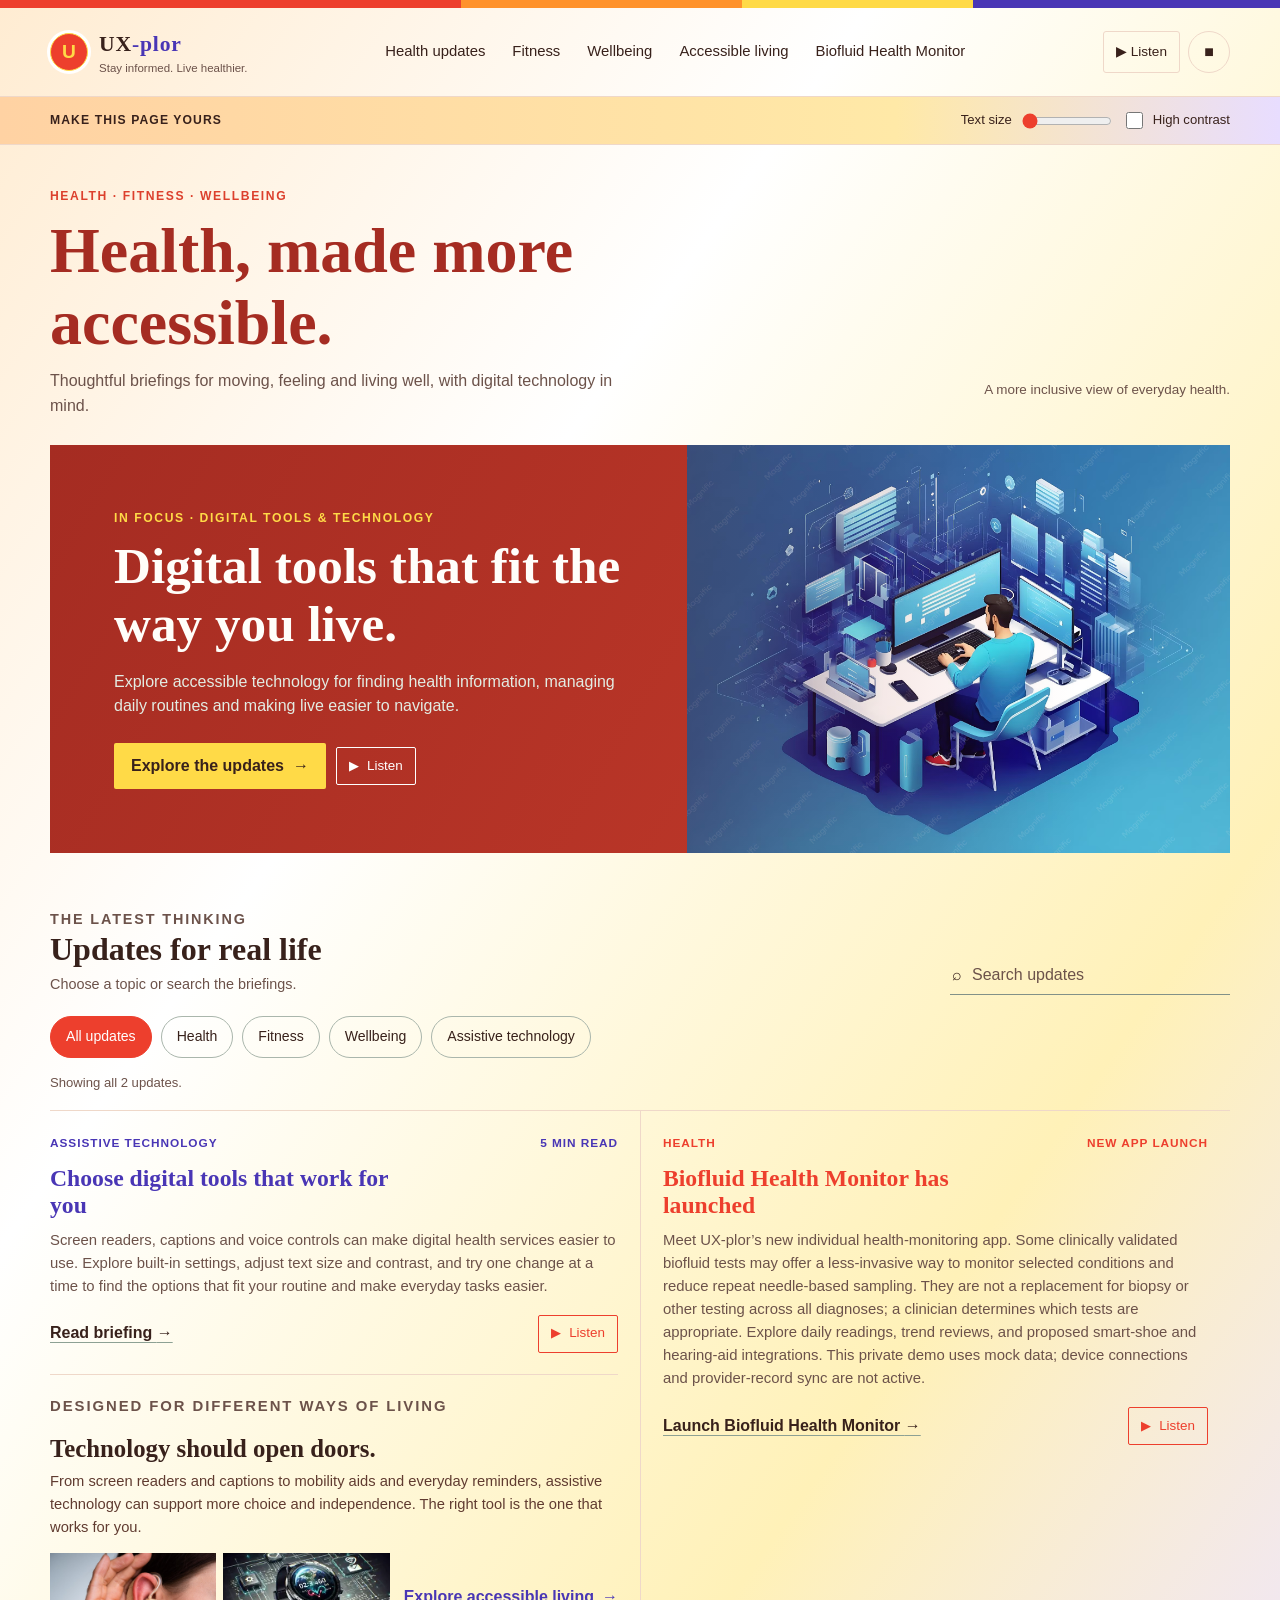
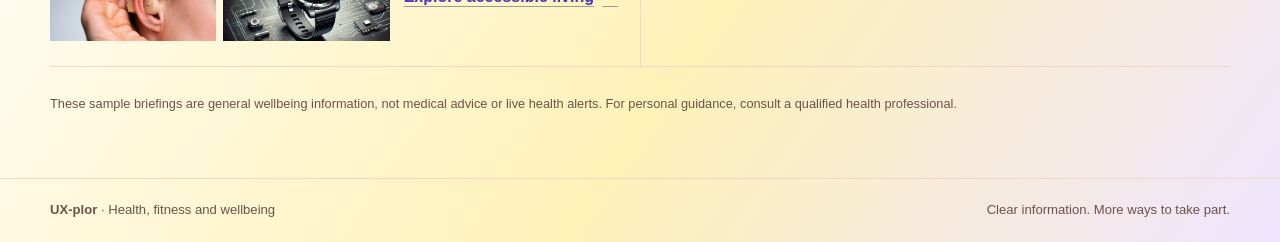
<file: index.html>
<!doctype html>
<html lang="en">
<head>
  <meta charset="utf-8">
  <meta name="viewport" content="width=device-width, initial-scale=1">
  <meta name="theme-color" content="#f2fbf9">
  <meta name="description" content="UX-plor: accessible health, fitness and wellbeing briefings for everyday life.">
  <title>UX-plor | Health, made more accessible</title>
  <style>
    :root {
      color-scheme: light;
      --paper: #fff4e5;
      --ink: #38211b;
      --muted: #6c524a;
      --line: #efd8c9;
      --red: #ed3f2d;
      --red-dark: #a52c22;
      --orange: #ff922b;
      --indigo: #4936b5;
      --yellow: #ffda47;
      --coral: #dc402d;
      --surface: #ffffff;
      --font-scale: 1;
    }

    * { box-sizing: border-box; }
    html { scroll-behavior: smooth; font-size: calc(16px * var(--font-scale)); }
    body {
      margin: 0;
      background: linear-gradient(125deg, #ffecd2 0%, var(--surface) 34%, #fff1b8 72%, #eee5ff 100%);
      color: var(--ink);
      font-family: "Trebuchet MS", "Segoe UI", sans-serif;
      line-height: 1.55;
    }
    button, input { font: inherit; }
    button { color: inherit; }
    a { color: inherit; }
    :focus-visible { outline: 3px solid var(--indigo); outline-offset: 3px; }
    .skip-link {
      position: absolute; left: 1rem; top: -5rem; z-index: 10;
      padding: .7rem 1rem; background: var(--ink); color: white;
    }
    .skip-link:focus { top: 1rem; }
    .wrap { width: min(1180px, calc(100% - 48px)); margin-inline: auto; }
    .topline { height: 8px; background: linear-gradient(90deg, var(--red) 0 36%, var(--orange) 36% 58%, var(--yellow) 58% 76%, var(--indigo) 76%); }
    header { border-bottom: 1px solid var(--line); }
    .masthead { display: flex; align-items: center; justify-content: space-between; min-height: 88px; gap: 24px; }
    .brand { display: inline-flex; gap: 11px; align-items: center; text-decoration: none; }
    .brand-mark { display: grid; place-items: center; width: 38px; aspect-ratio: 1; background: var(--red); color: var(--yellow); font-size: 1.2rem; font-weight: 800; border: 1px solid var(--yellow); border-radius: 50%; box-shadow: 0 0 0 3px var(--surface); }
    .brand-name { font-family: Georgia, "Times New Roman", serif; font-weight: 700; font-size: 1.35rem; letter-spacing: .04em; }
    .brand-name span { color: var(--indigo); }
    .brand-copy { display: grid; gap: 1px; }
    .brand-slogan { color: var(--muted); font-size: .72rem; line-height: 1.2; }
    .nav { display: flex; gap: 27px; align-items: center; font-size: .93rem; }
    .nav a { text-decoration: none; }
    .nav a:hover { color: var(--red); text-decoration: underline; text-underline-offset: 4px; }
    .header-tools { display: flex; align-items: center; gap: 8px; }
    .icon-button, .tool-button {
      border: 1px solid var(--line); background: transparent; min-height: 42px; cursor: pointer;
    }
    .icon-button { width: 42px; display: grid; place-items: center; border-radius: 50%; }
    .icon-button:hover, .tool-button:hover { background: var(--surface); }
    .tool-button { padding: 0 12px; border-radius: 3px; font-size: .85rem; }
    .utility { border-bottom: 1px solid var(--line); background: linear-gradient(90deg, #ffd2a3, #ffe9a7 70%, #e8ddff); }
    .utility-inner { min-height: 47px; display: flex; align-items: center; justify-content: space-between; gap: 18px; }
    .utility-label { font-size: .76rem; font-weight: 700; letter-spacing: .09em; text-transform: uppercase; }
    .accessibility-tools { display: flex; align-items: center; gap: 8px; }
    .accessibility-tools label { font-size: .82rem; }
    .accessibility-tools input[type="range"] { width: 90px; accent-color: var(--red); }
    .contrast-toggle { display: inline-flex; align-items: center; gap: 7px; font-size: .82rem; cursor: pointer; }
    .contrast-toggle input { accent-color: var(--red); width: 17px; height: 17px; }

    main { padding-bottom: 64px; }
    .intro { display: flex; align-items: end; justify-content: space-between; gap: 30px; padding: 42px 0 26px; }
    .eyebrow { margin: 0 0 9px; color: var(--coral); font-size: .76rem; font-weight: 800; letter-spacing: .13em; text-transform: uppercase; }
    h1, h2, h3, p { margin-top: 0; }
    h1, h2, h3 { font-family: Georgia, "Times New Roman", serif; font-weight: 600; line-height: 1.13; }
    h1 { margin-bottom: 10px; max-width: 700px; color: var(--red-dark); font-size: clamp(2.2rem, 5vw, 4.1rem); }
    .intro-copy { max-width: 590px; margin-bottom: 0; color: var(--muted); }
    .date-note { flex: none; padding-bottom: 5px; color: var(--muted); font-size: .84rem; }
    .feature {
      display: grid; grid-template-columns: 1.08fr .92fr; min-height: 390px;
      background: linear-gradient(120deg, var(--red-dark), #c53b2b); color: #fffefa; overflow: hidden;
    }
    .feature-copy { display: flex; flex-direction: column; align-items: flex-start; justify-content: center; padding: clamp(28px, 5vw, 64px); }
    .feature .eyebrow { color: var(--yellow); }
    .feature h2 { max-width: 540px; margin-bottom: 17px; font-size: clamp(2rem, 4vw, 3.2rem); }
    .feature-copy > p:not(.eyebrow) { max-width: 520px; margin-bottom: 24px; color: #e3ece3; }
    .feature-image { min-height: 300px; position: relative; overflow: hidden; }
    .feature-image::after { position: absolute; inset: 0; content: ""; background: linear-gradient(90deg, rgba(111,39,31,.24), rgba(200,61,45,.08) 45%, transparent 72%); pointer-events: none; }
    .feature-image img { width: 100%; height: 100%; display: block; object-fit: cover; }
    .button-primary { display: inline-flex; gap: 9px; align-items: center; min-height: 46px; padding: 0 17px; border: 0; border-radius: 2px; background: var(--yellow); color: var(--ink); text-decoration: none; font-weight: 700; cursor: pointer; }
    .button-primary:hover { background: #ffec92; }
    .button-outline { display: inline-flex; gap: 8px; align-items: center; min-height: 38px; padding: 0 12px; border: 1px solid currentColor; border-radius: 2px; background: transparent; cursor: pointer; font-size: .84rem; }
    .button-outline:hover { background: rgba(200,61,45,.08); }
    .feature .button-outline { color: white; }
    .feature-actions { display: flex; align-items: center; gap: 10px; flex-wrap: wrap; }

    .feed-heading { display: flex; justify-content: space-between; align-items: end; gap: 25px; margin: 49px 0 19px; }
    .feed-heading h2 { margin: 0; font-size: 2rem; }
    .feed-heading p { margin: 6px 0 0; color: var(--muted); font-size: .9rem; }
    .search { display: flex; align-items: center; gap: 8px; width: min(280px, 42vw); border-bottom: 1px solid #829188; padding: 5px 2px; }
    .search input { width: 100%; border: 0; outline: 0; background: transparent; color: var(--ink); }
    .search input::placeholder { color: var(--muted); }
    .filter-row { display: flex; gap: 9px; overflow-x: auto; padding: 2px 0 13px; scrollbar-width: thin; }
    .filter-button { flex: none; padding: 9px 15px; border: 1px solid #aab6ac; border-radius: 99px; background: transparent; cursor: pointer; font-size: .88rem; }
    .filter-button[aria-pressed="true"] { border-color: var(--red); background: var(--red); color: white; }
    .filter-button:hover:not([aria-pressed="true"]) { background: #fff3cc; }
    .results-note { min-height: 24px; margin: 2px 0 13px; color: var(--muted); font-size: .82rem; }
    .stories { display: grid; grid-template-columns: repeat(2, minmax(0, 1fr)); border-top: 1px solid var(--line); border-bottom: 1px solid var(--line); }
    .story { min-width: 0; padding: 23px 22px 25px 0; }
    .story + .story { border-left: 1px solid var(--line); padding-left: 22px; }
    .story:nth-child(odd) { border-left: 0; padding-left: 0; padding-right: 22px; }
    .story:nth-child(n+3) { border-top: 1px solid var(--line); }
    .story[hidden] { display: none; }
    .story-meta { display: flex; align-items: center; justify-content: space-between; gap: 8px; margin-bottom: 13px; color: var(--story-accent, var(--indigo)); font-size: .74rem; font-weight: 800; letter-spacing: .08em; text-transform: uppercase; }
    .story[data-category="Health"] { --story-accent: var(--red); }
    .story[data-category="Assistive technology"] { --story-accent: var(--indigo); }
    .story h3 { max-width: 340px; margin-bottom: 10px; color: var(--story-accent, var(--ink)); font-size: 1.48rem; }
    .story p { margin-bottom: 17px; color: var(--muted); font-size: .93rem; }
    .story a { text-decoration-color: #8da194; text-underline-offset: 4px; font-weight: 700; }
    .story a:hover { color: var(--red); }
    .story-tools { display: flex; align-items: center; justify-content: space-between; gap: 10px; }
    .story-tools .button-outline { color: var(--red); }
    .assistive-details { margin-top: 21px; padding-top: 20px; border-top: 1px solid var(--line); }
    .assistive-details h4 { margin: 0 0 7px; font-family: Georgia, "Times New Roman", serif; font-size: 1.55rem; font-weight: 600; line-height: 1.13; }
    .assistive-details p:not(.eyebrow) { max-width: 690px; margin: 0; color: #603b30; font-size: .92rem; }
    .assistive-details-bottom { display: grid; grid-template-columns: minmax(0, 1fr) auto; align-items: center; gap: 14px; margin-top: 15px; }
    .assistive-images { display: grid; grid-template-columns: repeat(2, minmax(0, 1fr)); gap: 7px; }
    .assistive-images img { display: block; width: 100%; height: 88px; object-fit: cover; }
    .assistive-details a { display: inline-flex; align-items: center; gap: 8px; color: var(--indigo); font-weight: 800; text-decoration-thickness: 1px; text-underline-offset: 4px; }
    .disclaimer { margin: 27px 0 0; color: var(--muted); font-size: .8rem; }
    footer { border-top: 1px solid var(--line); }
    .footer-inner { display: flex; justify-content: space-between; gap: 20px; padding-block: 21px; color: var(--muted); font-size: .82rem; }
    .footer-inner p { margin: 0; }
    .toast { position: fixed; right: 20px; bottom: 20px; z-index: 5; max-width: min(360px, calc(100vw - 40px)); padding: 13px 17px; background: var(--ink); color: white; box-shadow: 0 8px 28px #172a2540; }
    .toast[hidden] { display: none; }
    body.high-contrast {
      --paper: #fff; --ink: #000; --muted: #242424; --line: #555;
      --red: #7a1d12; --red-dark: #32100b; --orange: #fff000; --indigo: #21195c; --yellow: #fff000; --coral: #8f1b08; --surface: #fff;
    }
    body.high-contrast .utility { background: #fff; }

    @media (max-width: 820px) {
      .wrap { width: min(100% - 32px, 680px); }
      .nav { display: none; }
      .intro { align-items: flex-start; flex-direction: column; gap: 9px; padding-top: 32px; }
      .date-note { padding: 0; }
      .feature { grid-template-columns: 1fr; }
      .feature-image { grid-row: 1; height: 290px; min-height: 0; }
      .feature-copy { padding: 30px; }
      .stories { grid-template-columns: 1fr; }
      .story, .story + .story { padding: 22px 0; border-left: 0; }
      .story:nth-child(odd) { padding-right: 0; }
      .story:nth-child(n+2) { border-top: 1px solid var(--line); }
    }
    @media (max-width: 540px) {
      .wrap { width: calc(100% - 28px); }
      .masthead { min-height: 70px; }
      .brand-name { font-size: 1.15rem; }
      .header-tools .tool-button { width: 42px; padding: 0; font-size: 0; }
      .header-tools .tool-button span { font-size: 1rem; }
      .utility-inner { align-items: flex-start; flex-direction: column; justify-content: center; padding-block: 9px; gap: 5px; }
      .accessibility-tools { width: 100%; justify-content: space-between; }
      .accessibility-tools input[type="range"] { width: 76px; }
      .intro { padding-top: 27px; }
      h1 { font-size: 2.45rem; }
      .feature-image { height: 220px; }
      .feature-copy { padding: 25px 21px 28px; }
      .feature h2 { font-size: 2.1rem; }
      .feed-heading { align-items: flex-start; flex-direction: column; margin-top: 37px; }
      .search { width: 100%; }
      .assistive-band { grid-template-columns: 1fr; padding: 22px 19px; }
      .assistive-side img { height: 150px; }
      .footer-inner { flex-direction: column; }
    }
    @media (prefers-reduced-motion: reduce) {
      *, *::before, *::after { scroll-behavior: auto !important; transition-duration: .01ms !important; animation-duration: .01ms !important; }
    }
  </style>
</head>
<body>
  <a class="skip-link" href="#main">Skip to updates</a>
  <div class="topline" aria-hidden="true"></div>
  <header>
    <div class="wrap masthead">
      <a class="brand" href="#top" aria-label="UX-plor home">
        <span class="brand-mark" aria-hidden="true">U</span>
        <span class="brand-copy">
          <span class="brand-name">UX<span>-plor</span></span>
          <span class="brand-slogan">Stay informed. Live healthier.</span>
        </span>
      </a>
      <nav class="nav" aria-label="Main navigation">
        <a href="#updates">Health updates</a>
        <a href="#updates" data-nav-filter="Fitness">Fitness</a>
        <a href="#updates" data-nav-filter="Wellbeing">Wellbeing</a>
        <a href="#accessibility">Accessible living</a>
        <a href="./biofluid-health-monitor/index.html">Biofluid Health Monitor</a>
      </nav>
      <div class="header-tools" aria-label="Listening tools">
        <button class="tool-button" id="read-page" type="button" aria-label="Read page aloud" title="Read page aloud"><span aria-hidden="true">▶</span> Listen</button>
        <button class="icon-button" id="stop-reading" type="button" aria-label="Stop read aloud" title="Stop read aloud"><span aria-hidden="true">■</span></button>
      </div>
    </div>
  </header>

  <div class="utility">
    <div class="wrap utility-inner">
      <span class="utility-label">Make this page yours</span>
      <div class="accessibility-tools">
        <label for="text-size">Text size</label>
        <input id="text-size" type="range" min="1" max="1.25" step="0.05" value="1" aria-label="Adjust text size">
        <label class="contrast-toggle" for="contrast"><input id="contrast" type="checkbox"> High contrast</label>
      </div>
    </div>
  </div>

  <main id="main" class="wrap">
    <section class="intro" id="top" aria-labelledby="page-title">
      <div>
        <p class="eyebrow">Health · Fitness · Wellbeing</p>
        <h1 id="page-title">Health, made more accessible.</h1>
        <p class="intro-copy">Thoughtful briefings for moving, feeling and living well, with digital technology in mind.</p>
      </div>
      <p class="date-note">A more inclusive view of everyday health.</p>
    </section>

    <section class="feature" aria-labelledby="feature-title">
      <div class="feature-copy">
        <p class="eyebrow">In focus · Digital tools &amp; technology</p>
        <h2 id="feature-title">Digital tools that fit the way you live.</h2>
        <p>Explore accessible technology for finding health information, managing daily routines and making live easier to navigate.</p>
        <div class="feature-actions">
          <a class="button-primary" href="#updates">Explore the updates <span aria-hidden="true">→</span></a>
          <button class="button-outline speak-button" type="button" data-speak="Digital tools that fit the way you live. Explore accessible technology for finding health information, managing daily routines and making live easier to navigate." aria-label="Read the featured briefing aloud"><span aria-hidden="true">▶</span> Listen</button>
        </div>
      </div>
      <div class="feature-image"><img src="imag 3.avif" alt="" fetchpriority="high"></div>
    </section>

    <section id="updates" aria-labelledby="updates-title">
      <div class="feed-heading">
        <div>
          <p class="eyebrow">The latest thinking</p>
          <h2 id="updates-title">Updates for real life</h2>
          <p>Choose a topic or search the briefings.</p>
        </div>
        <label class="search"><span aria-hidden="true">⌕</span><input id="search" type="search" placeholder="Search updates" aria-label="Search health updates"></label>
      </div>
      <div class="filter-row" role="group" aria-label="Filter updates by topic">
        <button class="filter-button" type="button" data-filter="All" aria-pressed="true">All updates</button>
        <button class="filter-button" type="button" data-filter="Health" aria-pressed="false">Health</button>
        <button class="filter-button" type="button" data-filter="Fitness" aria-pressed="false">Fitness</button>
        <button class="filter-button" type="button" data-filter="Wellbeing" aria-pressed="false">Wellbeing</button>
        <button class="filter-button" type="button" data-filter="Assistive technology" aria-pressed="false">Assistive technology</button>
      </div>
      <p class="results-note" id="results-note" aria-live="polite">Showing all 2 updates.</p>
      <div class="stories" id="stories">
        <article class="story" id="accessibility" data-category="Assistive technology" data-search="assistive technology screen reader captions voice control access independent digital devices text size contrast settings">
          <div class="story-meta"><span>Assistive technology</span><span>5 min read</span></div>
          <h3>Choose digital tools that work for you</h3>
          <p>Screen readers, captions and voice controls can make digital health services easier to use. Explore built-in settings, adjust text size and contrast, and try one change at a time to find the options that fit your routine and make everyday tasks easier.</p>
          <div class="story-tools"><a href="#accessibility">Read briefing <span aria-hidden="true">→</span></a><button class="button-outline speak-button" type="button" data-speak="Choose digital tools that work for you. Screen readers, captions and voice controls can make digital health services easier to use. Explore built-in settings, adjust text size and contrast, and try one change at a time to find the options that fit your routine and make everyday tasks easier." aria-label="Read assistive technology briefing aloud"><span aria-hidden="true">▶</span> Listen</button></div>
          <div class="assistive-details">
            <p class="eyebrow">Designed for different ways of living</p>
            <h4>Technology should open doors.</h4>
            <p>From screen readers and captions to mobility aids and everyday reminders, assistive technology can support more choice and independence. The right tool is the one that works for you.</p>
            <div class="assistive-details-bottom">
              <div class="assistive-images" aria-hidden="true">
                <img src="smh4.avif" alt="" loading="lazy">
                <img src="smw 11.webp" alt="" loading="lazy">
              </div>
              <a href="#updates">Explore accessible living <span aria-hidden="true">→</span></a>
            </div>
          </div>
        </article>
        <article class="story" data-category="Health" data-search="biofluid health monitor personal health monitoring biomarker trends smart shoe hearing aid connected care provider follow-up biopsy needle sampling validated test">
          <div class="story-meta"><span>Health</span><span>New app launch</span></div>
          <h3>Biofluid Health Monitor has launched</h3>
          <p>Meet UX-plor’s new individual health-monitoring app. Some clinically validated biofluid tests may offer a less-invasive way to monitor selected conditions and reduce repeat needle-based sampling. They are not a replacement for biopsy or other testing across all diagnoses; a clinician determines which tests are appropriate. Explore daily readings, trend reviews, and proposed smart-shoe and hearing-aid integrations. This private demo uses mock data; device connections and provider-record sync are not active.</p>
          <div class="story-tools"><a href="./biofluid-health-monitor/index.html">Launch Biofluid Health Monitor <span aria-hidden="true">→</span></a><button class="button-outline speak-button" type="button" data-speak="Biofluid Health Monitor has launched. Meet UX-plor’s new individual health-monitoring app. Some clinically validated biofluid tests may offer a less-invasive way to monitor selected conditions and reduce repeat needle-based sampling. They are not a replacement for biopsy or other testing across all diagnoses; a clinician determines which tests are appropriate. Explore daily readings, trend reviews, and proposed smart-shoe and hearing-aid integrations. This private demo uses mock data; device connections and provider-record sync are not active." aria-label="Read Biofluid Health Monitor launch update aloud"><span aria-hidden="true">▶</span> Listen</button></div>
        </article>
      </div>
    </section>

    <p class="disclaimer">These sample briefings are general wellbeing information, not medical advice or live health alerts. For personal guidance, consult a qualified health professional.</p>
  </main>

  <footer>
    <div class="wrap footer-inner"><p><strong>UX-plor</strong> · Health, fitness and wellbeing</p><p>Clear information. More ways to take part.</p></div>
  </footer>
  <div class="toast" id="toast" role="status" aria-live="polite" hidden></div>

  <script>
    (() => {
      const filterButtons = [...document.querySelectorAll(".filter-button")];
      const stories = [...document.querySelectorAll(".story")];
      const search = document.getElementById("search");
      const resultsNote = document.getElementById("results-note");
      const toast = document.getElementById("toast");
      let activeFilter = "All";
      let toastTimer;

      function updateFeed() {
        const query = search.value.trim().toLocaleLowerCase();
        let shown = 0;
        stories.forEach((story) => {
          const matchesTopic = activeFilter === "All" || story.dataset.category === activeFilter;
          const matchesQuery = !query || `${story.textContent} ${story.dataset.search}`.toLocaleLowerCase().includes(query);
          story.hidden = !(matchesTopic && matchesQuery);
          if (!story.hidden) shown += 1;
        });
        const countLabel = activeFilter === "All"
          ? `${shown} ${shown === 1 ? "update" : "updates"}`
          : `${shown} ${activeFilter} ${shown === 1 ? "update" : "updates"}`;
        resultsNote.textContent = shown
          ? `Showing ${countLabel}${query ? ` matching “${search.value.trim()}”` : ""}.`
          : "No briefings match. Try another topic or search term.";
      }

      filterButtons.forEach((button) => button.addEventListener("click", () => {
        activeFilter = button.dataset.filter;
        filterButtons.forEach((item) => item.setAttribute("aria-pressed", String(item === button)));
        updateFeed();
      }));
      document.querySelectorAll("[data-nav-filter]").forEach((link) => link.addEventListener("click", () => {
        activeFilter = link.dataset.navFilter;
        filterButtons.forEach((item) => item.setAttribute("aria-pressed", String(item.dataset.filter === activeFilter)));
        updateFeed();
      }));
      search.addEventListener("input", updateFeed);

      document.getElementById("text-size").addEventListener("input", (event) => {
        document.documentElement.style.setProperty("--font-scale", event.target.value);
      });
      document.getElementById("contrast").addEventListener("change", (event) => {
        document.body.classList.toggle("high-contrast", event.target.checked);
      });

      function announce(message) {
        toast.textContent = message;
        toast.hidden = false;
        clearTimeout(toastTimer);
        toastTimer = setTimeout(() => { toast.hidden = true; }, 4200);
      }
      function speak(text) {
        if (!("speechSynthesis" in window) || !("SpeechSynthesisUtterance" in window)) {
          announce("Read aloud is not available in this browser. You can use your device's built-in screen reader instead.");
          return;
        }
        window.speechSynthesis.cancel();
        const utterance = new SpeechSynthesisUtterance(text);
        utterance.lang = document.documentElement.lang;
        const voices = window.speechSynthesis.getVoices();
        const englishVoices = voices.filter((voice) => voice.lang.toLowerCase().startsWith("en"));
        const preferredVoice = englishVoices.find((voice) => /natural|neural|enhanced|premium|online/i.test(voice.name))
          || englishVoices.find((voice) => voice.default)
          || englishVoices[0]
          || voices.find((voice) => voice.default);
        if (preferredVoice) utterance.voice = preferredVoice;
        utterance.rate = 0.88;
        utterance.pitch = 0.9;
        window.speechSynthesis.speak(utterance);
      }
      document.getElementById("read-page").addEventListener("click", () => {
        speak("UX-plor. Health, made more accessible. Thoughtful briefings for moving, feeling and living well, with digital technology in mind. " + document.getElementById("feature-title").textContent + ". " + document.querySelector(".feature-copy > p:not(.eyebrow)").textContent);
      });
      document.getElementById("stop-reading").addEventListener("click", () => {
        if ("speechSynthesis" in window) window.speechSynthesis.cancel();
        announce("Read aloud stopped.");
      });
      document.querySelectorAll(".speak-button").forEach((button) => button.addEventListener("click", () => speak(button.dataset.speak)));
    })();
  </script>
</body>
</html>
</file>
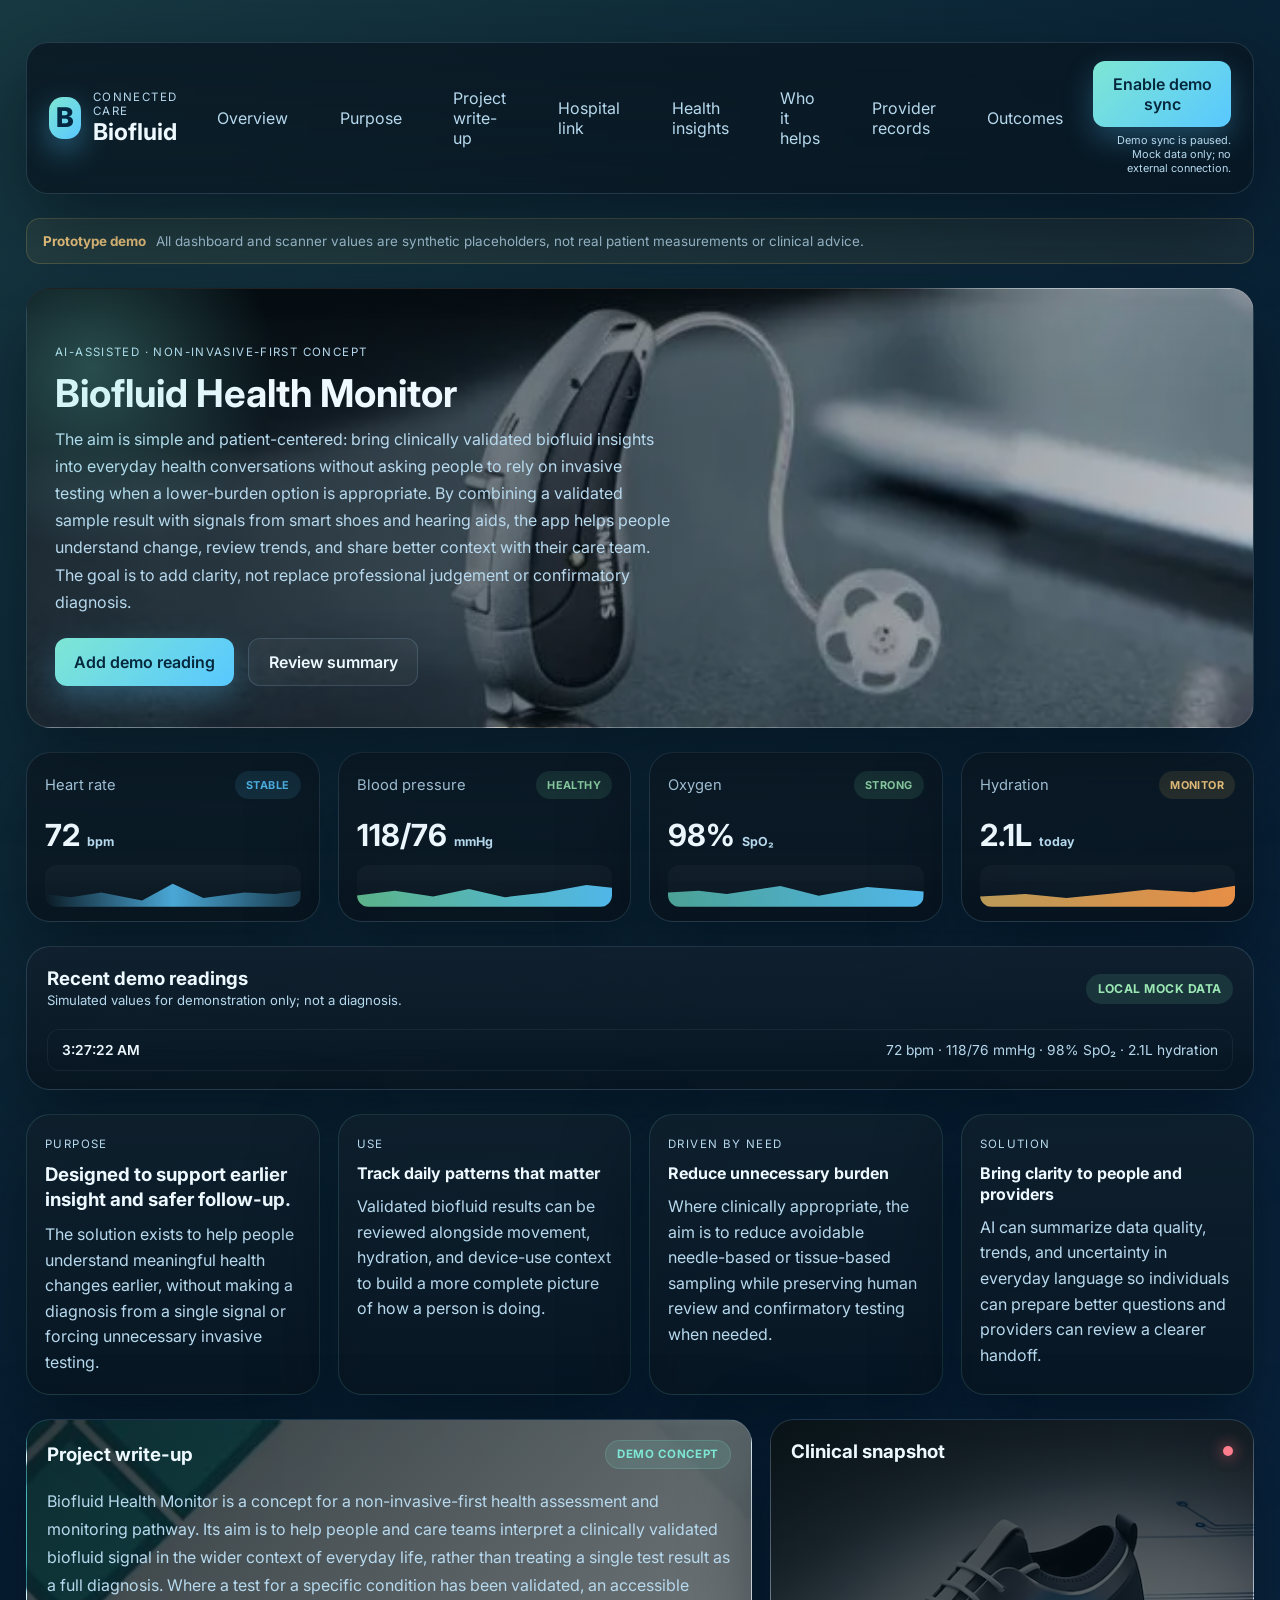
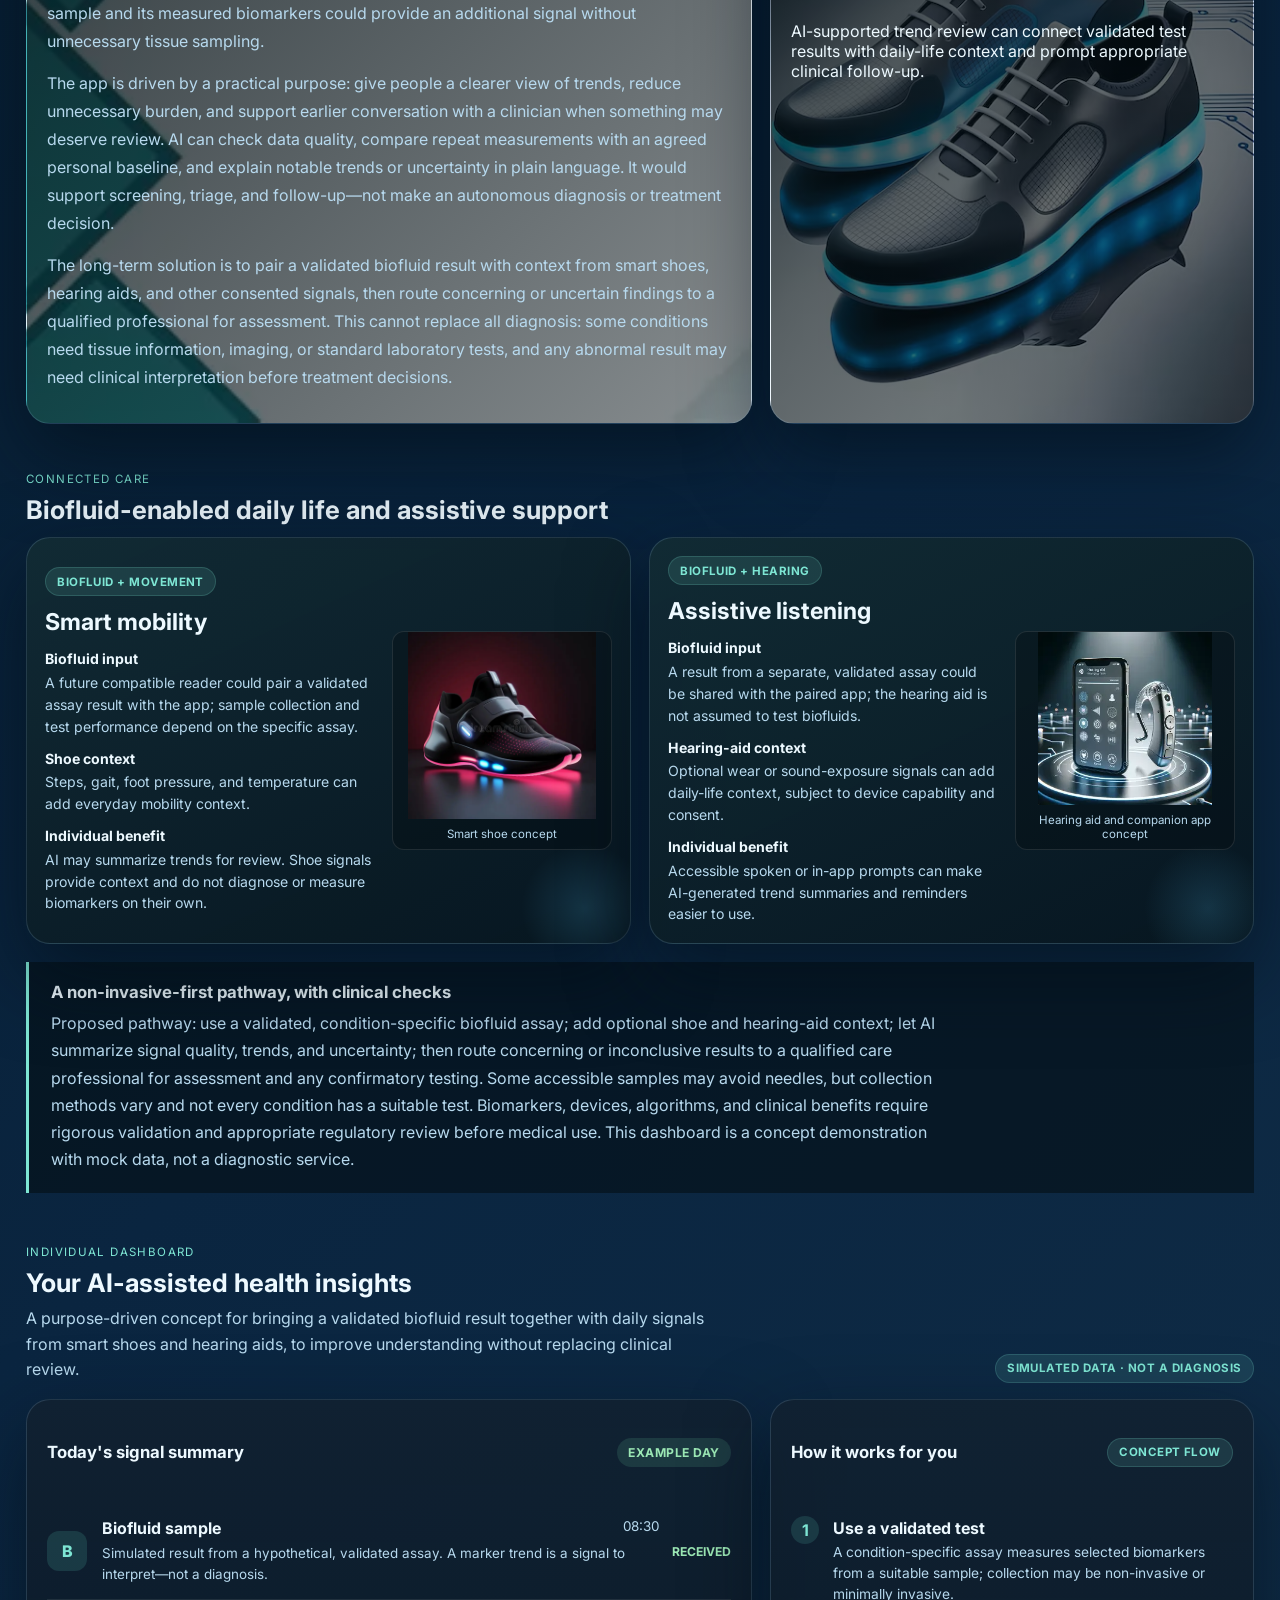
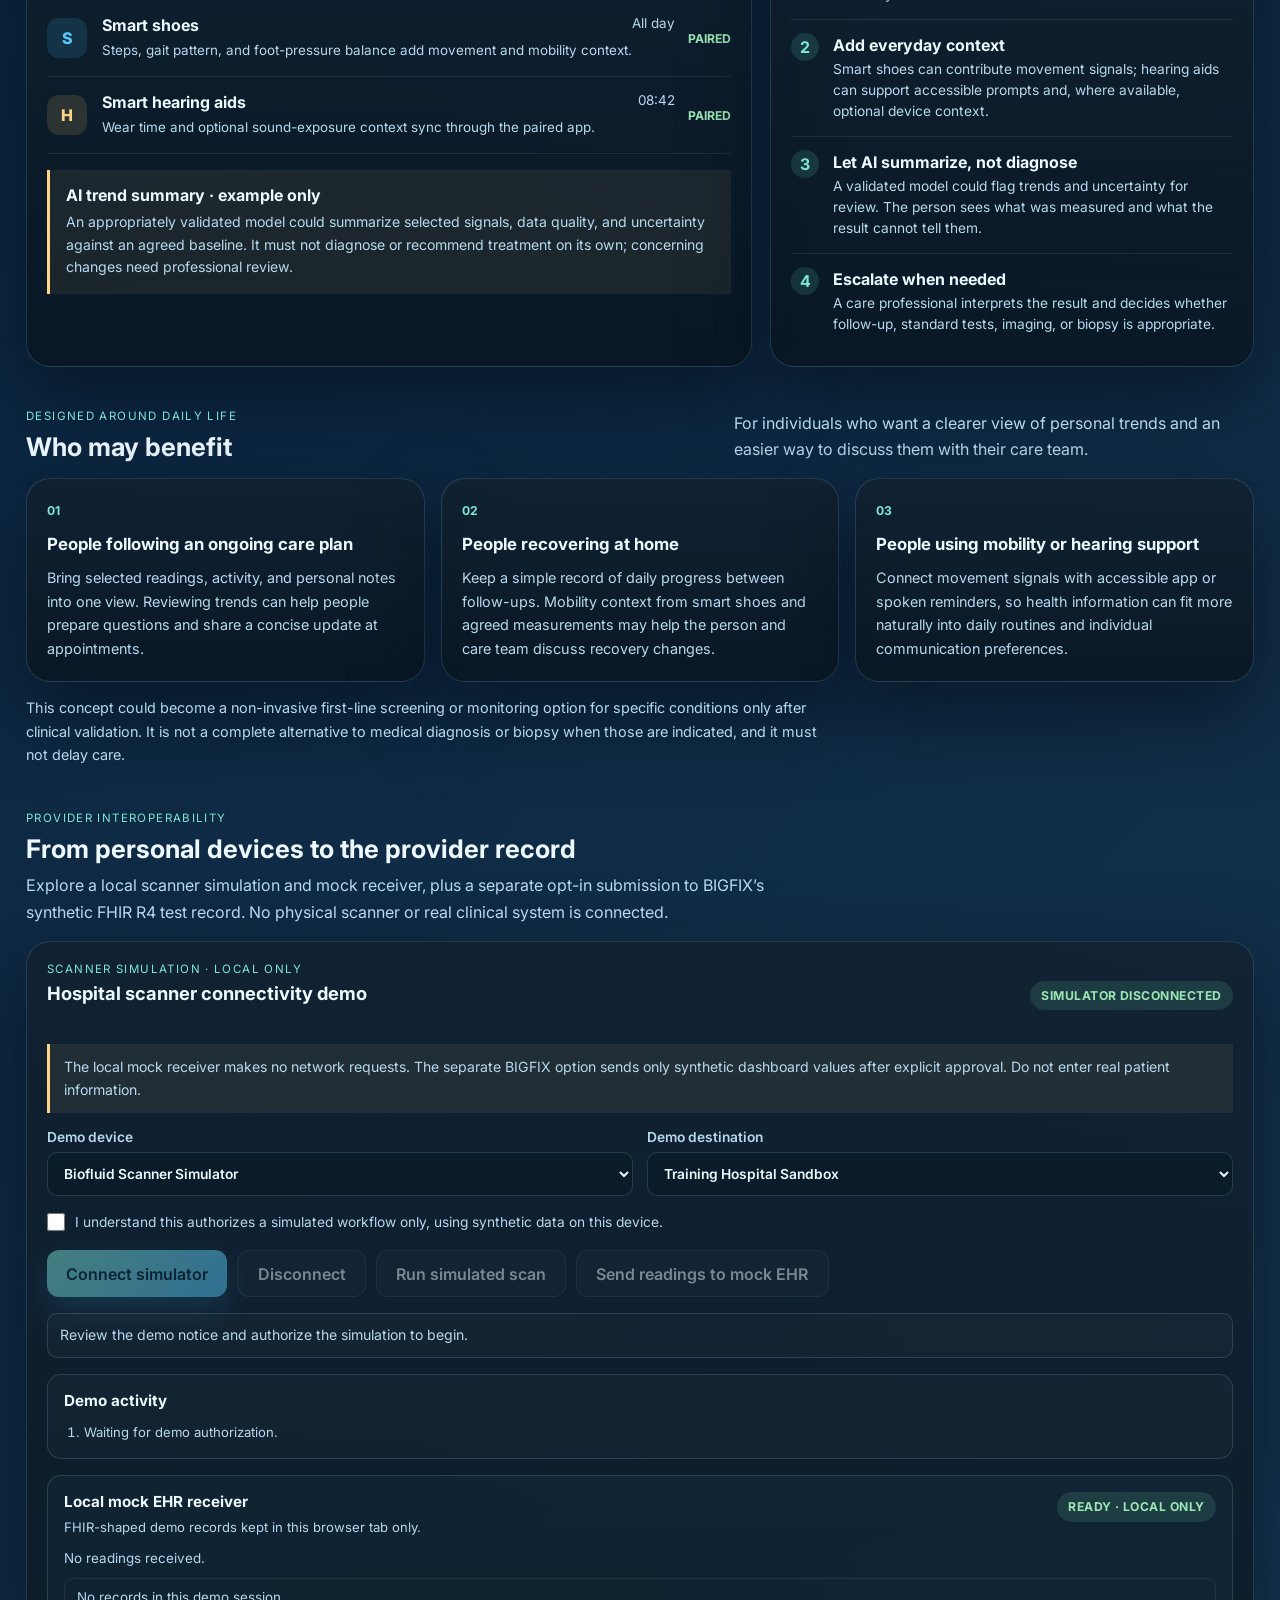
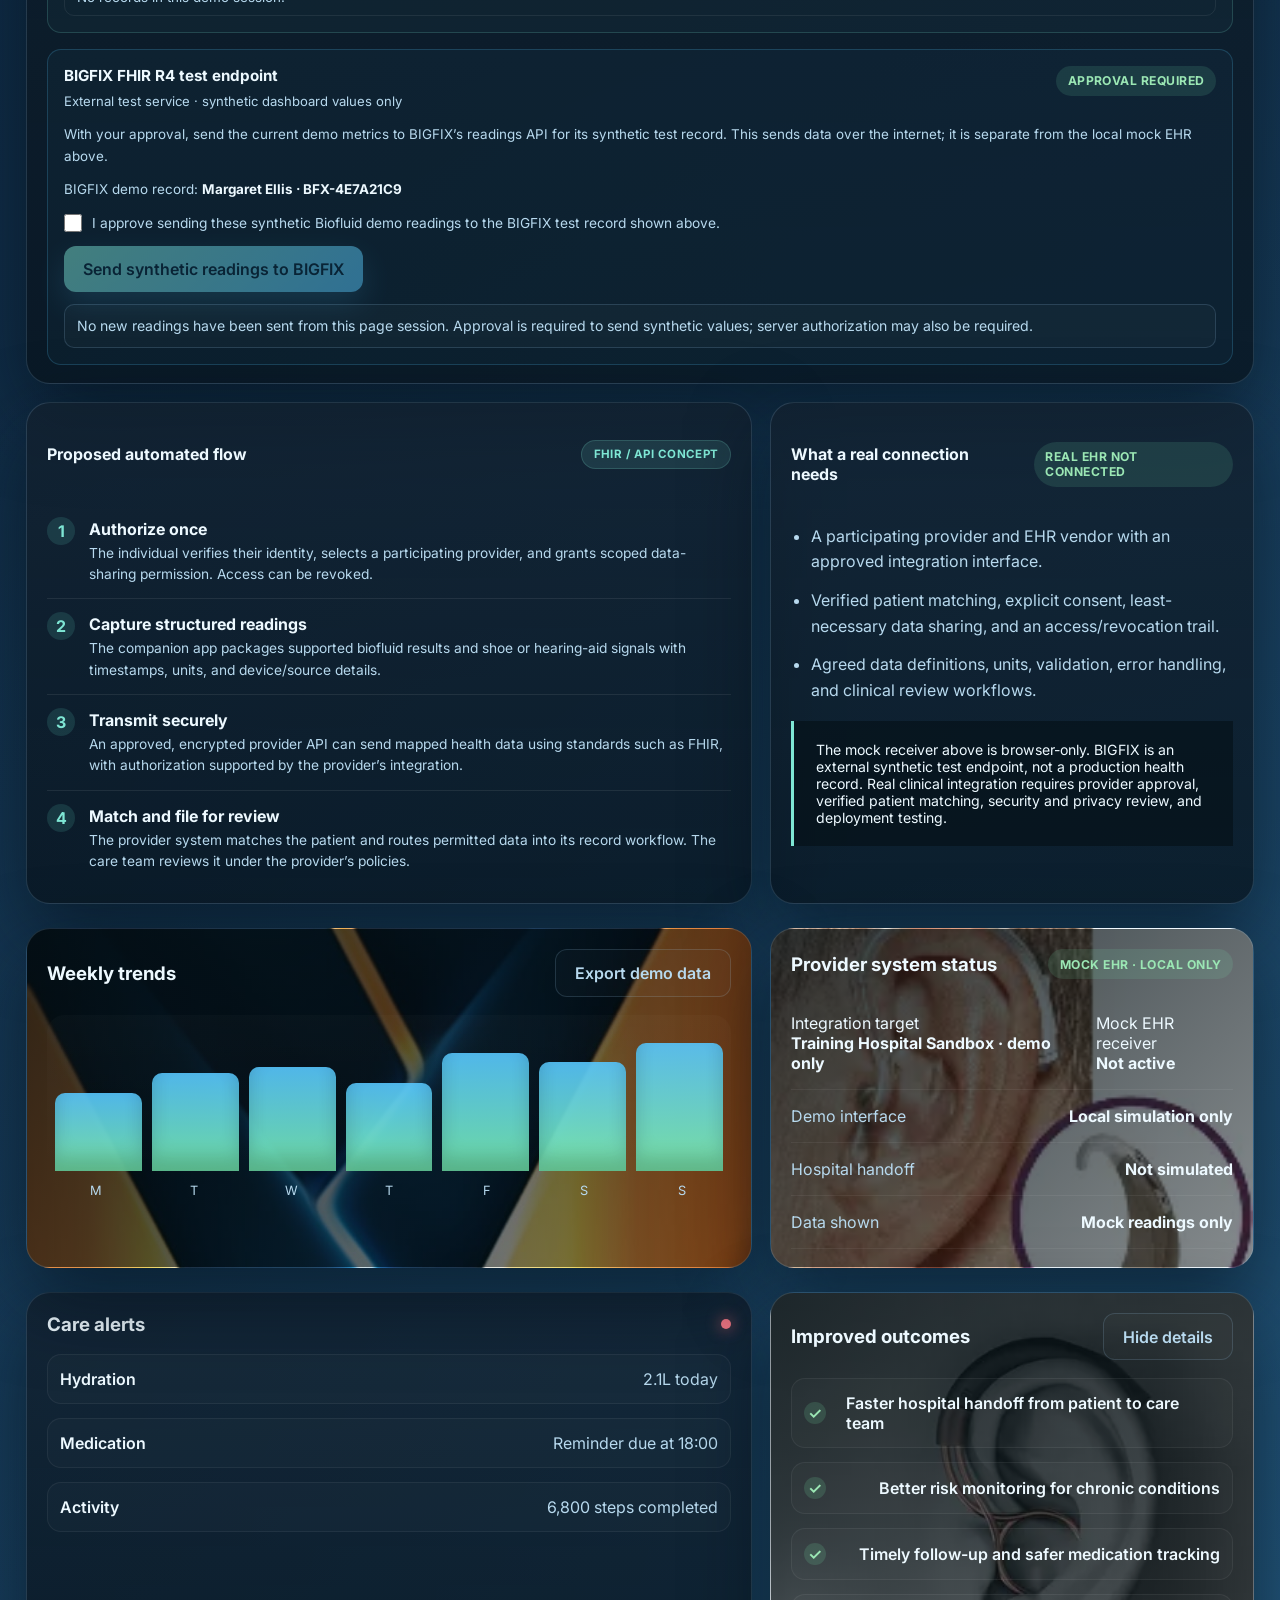
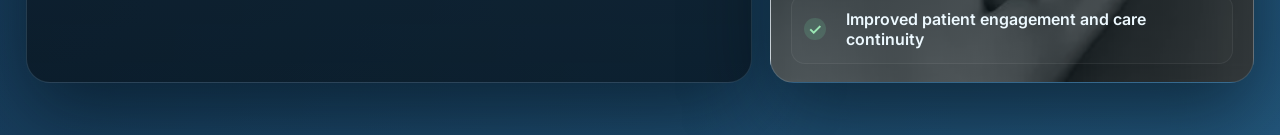
<file: biofluid-health-monitor/index.html>
<!DOCTYPE html>
<html lang="en">
  <head>
    <meta charset="UTF-8" />
    <meta name="viewport" content="width=device-width, initial-scale=1.0" />
    <title>Biofluid Health Monitor</title>
    <meta
      name="description"
      content="A concept for AI-supported, non-invasive-first health screening and monitoring using validated biofluid tests and everyday device context."
    />
    <link rel="preconnect" href="https://fonts.googleapis.com" />
    <link rel="preconnect" href="https://fonts.gstatic.com" crossorigin />
    <link href="https://fonts.googleapis.com/css2?family=Inter:wght@400;500;600;700;800&display=swap" rel="stylesheet" />
    <link rel="stylesheet" href="styles.css" />
  </head>
  <body>
    <div class="page-shell">
      <header class="topbar">
        <div class="brand-block">
          <div class="brand-mark">B</div>
          <div>
            <p class="eyebrow">Connected care</p>
            <h1>Biofluid</h1>
          </div>
        </div>

        <nav class="topnav" aria-label="Main navigation">
          <a href="#overview">Overview</a>
          <a href="#purpose">Purpose</a>
          <a href="#project">Project write-up</a>
          <a href="#hospital">Hospital link</a>
          <a href="#individual-view">Health insights</a>
          <a href="#who-benefits">Who it helps</a>
          <a href="#provider-record">Provider records</a>
          <a href="#outcomes">Outcomes</a>
        </nav>

        <div class="sync-control">
          <button class="primary-btn" id="liveSyncBtn" type="button" aria-pressed="false">Enable demo sync</button>
          <span class="sync-status" id="liveSyncStatus" role="status" aria-live="polite">
            Demo sync is paused. Mock data only; no external connection.
          </span>
        </div>
      </header>

      <main class="dashboard" id="overview">
        <aside class="demo-banner" role="note">
          <strong>Prototype demo</strong>
          <span>All dashboard and scanner values are synthetic placeholders, not real patient measurements or clinical advice.</span>
        </aside>

        <section class="hero-card glass-panel hero-art" style="--bg-image: url('assets/22.webp');">
          <div class="hero-copy">
            <p class="eyebrow accent">AI-assisted · non-invasive-first concept</p>
            <h2>Biofluid Health Monitor</h2>
            <p>
              The aim is simple and patient-centered: bring clinically validated biofluid insights into everyday health
              conversations without asking people to rely on invasive testing when a lower-burden option is appropriate.
              By combining a validated sample result with signals from smart shoes and hearing aids, the app helps people
              understand change, review trends, and share better context with their care team. The goal is to add clarity,
              not replace professional judgement or confirmatory diagnosis.
            </p>
            <div class="hero-actions">
              <button class="primary-btn" id="addReadingBtn" type="button">Add demo reading</button>
              <button class="secondary-btn" id="sendSummaryBtn" type="button">Review summary</button>
            </div>
          </div>
        </section>

        <section class="metrics-grid" aria-label="Health metrics">
          <article class="metric-card glass-panel">
            <div class="metric-header">
              <span>Heart rate</span>
              <span class="badge stable">Stable</span>
            </div>
            <div class="metric-value" id="heartRateValue">72 <small>bpm</small></div>
            <div class="sparkline spark-heart" aria-hidden="true"></div>
          </article>

          <article class="metric-card glass-panel">
            <div class="metric-header">
              <span>Blood pressure</span>
              <span class="badge good">Healthy</span>
            </div>
            <div class="metric-value" id="bloodPressureValue">118/76 <small>mmHg</small></div>
            <div class="sparkline spark-bp" aria-hidden="true"></div>
          </article>

          <article class="metric-card glass-panel">
            <div class="metric-header">
              <span>Oxygen</span>
              <span class="badge good">Strong</span>
            </div>
            <div class="metric-value" id="oxygenValue">98% <small>SpO₂</small></div>
            <div class="sparkline spark-o2" aria-hidden="true"></div>
          </article>

          <article class="metric-card glass-panel">
            <div class="metric-header">
              <span>Hydration</span>
              <span class="badge watch">Monitor</span>
            </div>
            <div class="metric-value" id="hydrationValue">2.1L <small>today</small></div>
            <div class="sparkline spark-glucose" aria-hidden="true"></div>
          </article>
        </section>

        <section class="reading-history panel glass-panel" aria-labelledby="readingHistoryTitle">
          <div class="panel-header">
            <div>
              <h3 id="readingHistoryTitle">Recent demo readings</h3>
              <p class="reading-history-note">Simulated values for demonstration only; not a diagnosis.</p>
            </div>
            <span class="sync-tag">Local mock data</span>
          </div>
          <ol class="reading-history-list" id="readingHistoryList" aria-live="polite"></ol>
        </section>

        <section class="purpose-grid" id="purpose" aria-labelledby="purposeTitle">
          <article class="purpose-card glass-panel">
            <p class="eyebrow accent">Purpose</p>
            <h3 id="purposeTitle">Designed to support earlier insight and safer follow-up.</h3>
            <p>The solution exists to help people understand meaningful health changes earlier, without making a diagnosis from a single signal or forcing unnecessary invasive testing.</p>
          </article>

          <article class="purpose-card glass-panel">
            <p class="eyebrow accent">Use</p>
            <h4>Track daily patterns that matter</h4>
            <p>Validated biofluid results can be reviewed alongside movement, hydration, and device-use context to build a more complete picture of how a person is doing.</p>
          </article>

          <article class="purpose-card glass-panel">
            <p class="eyebrow accent">Driven by need</p>
            <h4>Reduce unnecessary burden</h4>
            <p>Where clinically appropriate, the aim is to reduce avoidable needle-based or tissue-based sampling while preserving human review and confirmatory testing when needed.</p>
          </article>

          <article class="purpose-card glass-panel">
            <p class="eyebrow accent">Solution</p>
            <h4>Bring clarity to people and providers</h4>
            <p>AI can summarize data quality, trends, and uncertainty in everyday language so individuals can prepare better questions and providers can review a clearer handoff.</p>
          </article>
        </section>

        <section class="content-grid" id="project">
          <article class="panel glass-panel writeup-panel background-panel" style="--bg-image: url('assets/1.webp');">
            <div class="panel-header overlay-box">
              <h3>Project write-up</h3>
              <span class="tag">Demo concept</span>
            </div>
            <div class="overlay-box">
              <p>
                Biofluid Health Monitor is a concept for a non-invasive-first health assessment and monitoring pathway.
                Its aim is to help people and care teams interpret a clinically validated biofluid signal in the wider
                context of everyday life, rather than treating a single test result as a full diagnosis. Where a test for
                a specific condition has been validated, an accessible sample and its measured biomarkers could provide an
                additional signal without unnecessary tissue sampling.
              </p>
              <p>
                The app is driven by a practical purpose: give people a clearer view of trends, reduce unnecessary burden,
                and support earlier conversation with a clinician when something may deserve review. AI can check data quality,
                compare repeat measurements with an agreed personal baseline, and explain notable trends or uncertainty in
                plain language. It would support screening, triage, and follow-up—not make an autonomous diagnosis or
                treatment decision.
              </p>
              <p>
                The long-term solution is to pair a validated biofluid result with context from smart shoes, hearing aids,
                and other consented signals, then route concerning or uncertain findings to a qualified professional for
                assessment. This cannot replace all diagnosis: some conditions need tissue information, imaging, or standard
                laboratory tests, and any abnormal result may need clinical interpretation before treatment decisions.
              </p>
            </div>
          </article>

          <article class="panel glass-panel image-panel background-panel" style="--bg-image: url('assets/16.avif');">
            <div class="panel-header overlay-box">
              <h3>Clinical snapshot</h3>
              <span class="pulse-dot"></span>
            </div>
            <div class="overlay-box vertical-box">
              <p>AI-supported trend review can connect validated test results with daily-life context and prompt appropriate clinical follow-up.</p>
            </div>
          </article>
        </section>

        <section class="connected-care" id="hospital">
          <div class="connected-header">
            <p class="eyebrow accent">Connected care</p>
            <h3>Biofluid-enabled daily life and assistive support</h3>
          </div>

          <div class="connected-grid">
            <article class="care-spotlight">
              <div class="care-copy">
                <span class="tag">Biofluid + movement</span>
                <h4>Smart mobility</h4>
                <ul class="care-points">
                  <li><strong>Biofluid input</strong> A future compatible reader could pair a validated assay result with the app; sample collection and test performance depend on the specific assay.</li>
                  <li><strong>Shoe context</strong> Steps, gait, foot pressure, and temperature can add everyday mobility context.</li>
                  <li><strong>Individual benefit</strong> AI may summarize trends for review. Shoe signals provide context and do not diagnose or measure biomarkers on their own.</li>
                </ul>
              </div>
              <figure class="care-visual">
                <img src="assets/15.webp" alt="Smart shoe concept with embedded lights and sensors" />
                <figcaption>Smart shoe concept</figcaption>
              </figure>
            </article>

            <article class="care-spotlight">
              <div class="care-copy">
                <span class="tag">Biofluid + hearing</span>
                <h4>Assistive listening</h4>
                <ul class="care-points">
                  <li><strong>Biofluid input</strong> A result from a separate, validated assay could be shared with the paired app; the hearing aid is not assumed to test biofluids.</li>
                  <li><strong>Hearing-aid context</strong> Optional wear or sound-exposure signals can add daily-life context, subject to device capability and consent.</li>
                  <li><strong>Individual benefit</strong> Accessible spoken or in-app prompts can make AI-generated trend summaries and reminders easier to use.</li>
                </ul>
              </div>
              <figure class="care-visual">
                <img src="assets/17.webp" alt="Smart hearing aid and companion phone concept" />
                <figcaption>Hearing aid and companion app concept</figcaption>
              </figure>
            </article>
          </div>

          <aside class="integration-note" aria-labelledby="integrationAim">
            <h4 id="integrationAim">A non-invasive-first pathway, with clinical checks</h4>
            <p>
              Proposed pathway: use a validated, condition-specific biofluid assay; add optional shoe and hearing-aid
              context; let AI summarize signal quality, trends, and uncertainty; then route concerning or inconclusive
              results to a qualified care professional for assessment and any confirmatory testing. Some accessible
              samples may avoid needles, but collection methods vary and not every condition has a suitable test.
              Biomarkers, devices, algorithms, and clinical benefits require rigorous validation and appropriate
              regulatory review before medical use. This dashboard is a concept demonstration with mock data, not a
              diagnostic service.
            </p>
          </aside>
        </section>

        <section class="individual-view" id="individual-view" aria-labelledby="individualViewTitle">
          <div class="individual-view-heading">
            <div>
              <p class="eyebrow accent">Individual dashboard</p>
              <h3 id="individualViewTitle">Your AI-assisted health insights</h3>
              <p class="individual-view-intro">
                A purpose-driven concept for bringing a validated biofluid result together with daily signals from smart shoes and hearing aids, to improve understanding without replacing clinical review.
              </p>
            </div>
            <span class="tag demo-tag">Simulated data · Not a diagnosis</span>
          </div>

          <div class="individual-view-grid">
            <article class="panel glass-panel diagnostic-summary">
              <div class="panel-header">
                <h4>Today's signal summary</h4>
                <span class="sync-tag">Example day</span>
              </div>

              <div class="device-reading">
                <div class="reading-icon fluid-icon" aria-hidden="true">B</div>
                <div class="reading-copy">
                  <div class="reading-title"><strong>Biofluid sample</strong><span>08:30</span></div>
                  <p>Simulated result from a hypothetical, validated assay. A marker trend is a signal to interpret—not a diagnosis.</p>
                </div>
                <span class="reading-state">Received</span>
              </div>

              <div class="device-reading">
                <div class="reading-icon shoe-icon" aria-hidden="true">S</div>
                <div class="reading-copy">
                  <div class="reading-title"><strong>Smart shoes</strong><span>All day</span></div>
                  <p>Steps, gait pattern, and foot-pressure balance add movement and mobility context.</p>
                </div>
                <span class="reading-state">Paired</span>
              </div>

              <div class="device-reading">
                <div class="reading-icon hearing-icon" aria-hidden="true">H</div>
                <div class="reading-copy">
                  <div class="reading-title"><strong>Smart hearing aids</strong><span>08:42</span></div>
                  <p>Wear time and optional sound-exposure context sync through the paired app.</p>
                </div>
                <span class="reading-state">Paired</span>
              </div>

              <div class="interpretation-note">
                <strong>AI trend summary · example only</strong>
                <p>An appropriately validated model could summarize selected signals, data quality, and uncertainty against an agreed baseline. It must not diagnose or recommend treatment on its own; concerning changes need professional review.</p>
              </div>
            </article>

            <article class="panel glass-panel diagnostic-flow">
              <div class="panel-header">
                <h4>How it works for you</h4>
                <span class="tag">Concept flow</span>
              </div>
              <ol class="flow-list">
                <li><span>1</span><div><strong>Use a validated test</strong><p>A condition-specific assay measures selected biomarkers from a suitable sample; collection may be non-invasive or minimally invasive.</p></div></li>
                <li><span>2</span><div><strong>Add everyday context</strong><p>Smart shoes can contribute movement signals; hearing aids can support accessible prompts and, where available, optional device context.</p></div></li>
                <li><span>3</span><div><strong>Let AI summarize, not diagnose</strong><p>A validated model could flag trends and uncertainty for review. The person sees what was measured and what the result cannot tell them.</p></div></li>
                <li><span>4</span><div><strong>Escalate when needed</strong><p>A care professional interprets the result and decides whether follow-up, standard tests, imaging, or biopsy is appropriate.</p></div></li>
              </ol>
            </article>
          </div>
        </section>

        <section class="user-benefits" id="who-benefits" aria-labelledby="whoBenefitsTitle">
          <div class="user-benefits-heading">
            <div>
              <p class="eyebrow accent">Designed around daily life</p>
              <h3 id="whoBenefitsTitle">Who may benefit</h3>
            </div>
            <p>For individuals who want a clearer view of personal trends and an easier way to discuss them with their care team.</p>
          </div>

          <div class="benefit-grid">
            <article class="benefit-card glass-panel">
              <span class="benefit-index">01</span>
              <h4>People following an ongoing care plan</h4>
              <p>Bring selected readings, activity, and personal notes into one view. Reviewing trends can help people prepare questions and share a concise update at appointments.</p>
            </article>

            <article class="benefit-card glass-panel">
              <span class="benefit-index">02</span>
              <h4>People recovering at home</h4>
              <p>Keep a simple record of daily progress between follow-ups. Mobility context from smart shoes and agreed measurements may help the person and care team discuss recovery changes.</p>
            </article>

            <article class="benefit-card glass-panel">
              <span class="benefit-index">03</span>
              <h4>People using mobility or hearing support</h4>
              <p>Connect movement signals with accessible app or spoken reminders, so health information can fit more naturally into daily routines and individual communication preferences.</p>
            </article>
          </div>

          <p class="benefit-caveat">This concept could become a non-invasive first-line screening or monitoring option for specific conditions only after clinical validation. It is not a complete alternative to medical diagnosis or biopsy when those are indicated, and it must not delay care.</p>
        </section>

        <section class="provider-integration" id="provider-record" aria-labelledby="providerRecordTitle">
          <div class="provider-heading">
            <p class="eyebrow accent">Provider interoperability</p>
            <h3 id="providerRecordTitle">From personal devices to the provider record</h3>
            <p>Explore a local scanner simulation and mock receiver, plus a separate opt-in submission to BIGFIX’s synthetic FHIR R4 test record. No physical scanner or real clinical system is connected.</p>
          </div>

          <article class="panel glass-panel scanner-demo" aria-labelledby="scannerDemoTitle">
            <div class="panel-header">
              <div>
                <p class="eyebrow accent">Scanner simulation · local only</p>
                <h4 id="scannerDemoTitle">Hospital scanner connectivity demo</h4>
              </div>
              <span class="sync-tag" id="scannerConnectionStatus">Simulator disconnected</span>
            </div>

            <p class="scanner-demo-warning">
              The local mock receiver makes no network requests. The separate BIGFIX option sends only synthetic dashboard values after explicit approval. Do not enter real patient information.
            </p>

            <div class="scanner-demo-controls">
              <label class="scanner-field" for="scannerType">
                Demo device
                <select id="scannerType">
                  <option value="Biofluid Scanner Simulator">Biofluid Scanner Simulator</option>
                  <option value="Assay Reader Simulator">Assay Reader Simulator</option>
                </select>
              </label>
              <label class="scanner-field" for="hospitalTarget">
                Demo destination
                <select id="hospitalTarget">
                  <option value="Training Hospital Sandbox">Training Hospital Sandbox</option>
                  <option value="Care Coordination Sandbox">Care Coordination Sandbox</option>
                </select>
              </label>
            </div>

            <label class="demo-consent" for="demoAuthorization">
              <input id="demoAuthorization" type="checkbox" />
              <span>I understand this authorizes a simulated workflow only, using synthetic data on this device.</span>
            </label>

            <div class="scanner-demo-actions">
              <button class="primary-btn" id="connectScannerBtn" type="button" disabled>Connect simulator</button>
              <button class="secondary-btn" id="disconnectScannerBtn" type="button" disabled>Disconnect</button>
              <button class="secondary-btn" id="runScanBtn" type="button" disabled>Run simulated scan</button>
              <button class="secondary-btn" id="sendToHospitalBtn" type="button" disabled>Send readings to mock EHR</button>
            </div>

            <p class="scanner-demo-status" id="scannerDemoStatus" role="status" aria-live="polite">
              Review the demo notice and authorize the simulation to begin.
            </p>

            <div class="scanner-result" id="scannerResult" hidden>
              <h5>Latest synthetic scan</h5>
              <dl>
                <div><dt>Sample</dt><dd id="scanSampleId"></dd></div>
                <div><dt>Demo assay</dt><dd id="scanAssay"></dd></div>
                <div><dt>Result</dt><dd id="scanValue"></dd></div>
                <div><dt>Quality check</dt><dd id="scanQuality"></dd></div>
                <div><dt>Handoff</dt><dd id="scanHandoffState">Not handed off</dd></div>
              </dl>
              <p class="scanner-result-note">Synthetic placeholder values only—not a validated test result or clinical guidance.</p>
            </div>

            <div class="scanner-event-panel">
              <h5>Demo activity</h5>
              <ol class="scanner-event-log" id="scannerEventLog" aria-live="polite">
                <li>Waiting for demo authorization.</li>
              </ol>
            </div>

            <div class="mock-ehr-panel" aria-labelledby="mockEhrTitle">
              <div class="panel-header">
                <div>
                  <h5 id="mockEhrTitle">Local mock EHR receiver</h5>
                  <p class="reading-history-note">FHIR-shaped demo records kept in this browser tab only.</p>
                </div>
                <span class="sync-tag" id="mockEhrStatus">Ready · local only</span>
              </div>
              <p class="mock-ehr-count" id="mockEhrCount" role="status" aria-live="polite">No readings received.</p>
              <ol class="mock-ehr-records" id="mockEhrRecords">
                <li>No records in this demo session.</li>
              </ol>
            </div>

            <div class="bigfix-integration" aria-labelledby="bigfixIntegrationTitle">
              <div class="panel-header">
                <div>
                  <h5 id="bigfixIntegrationTitle">BIGFIX FHIR R4 test endpoint</h5>
                  <p class="reading-history-note">External test service · synthetic dashboard values only</p>
                </div>
                <span class="sync-tag" id="bigfixSubmissionBadge">Approval required</span>
              </div>
              <p class="bigfix-integration-copy">
                With your approval, send the current demo metrics to BIGFIX’s readings API for its synthetic test record.
                This sends data over the internet; it is separate from the local mock EHR above.
              </p>
              <p class="bigfix-test-patient">BIGFIX demo record: <strong>Margaret Ellis · BFX-4E7A21C9</strong></p>
              <label class="demo-consent" for="bigfixConsent">
                <input id="bigfixConsent" type="checkbox" />
                <span>I approve sending these synthetic Biofluid demo readings to the BIGFIX test record shown above.</span>
              </label>
              <div class="scanner-demo-actions">
                <button class="primary-btn" id="sendToBigfixBtn" type="button" disabled>Send synthetic readings to BIGFIX</button>
              </div>
              <p class="scanner-demo-status" id="bigfixStatus" role="status" aria-live="polite">
                No new readings have been sent from this page session. Approval is required to send synthetic values; server authorization may also be required.
              </p>
            </div>
          </article>

          <div class="provider-integration-grid">
            <article class="panel glass-panel">
              <div class="panel-header">
                <h4>Proposed automated flow</h4>
                <span class="tag">FHIR / API concept</span>
              </div>
              <ol class="flow-list">
                <li><span>1</span><div><strong>Authorize once</strong><p>The individual verifies their identity, selects a participating provider, and grants scoped data-sharing permission. Access can be revoked.</p></div></li>
                <li><span>2</span><div><strong>Capture structured readings</strong><p>The companion app packages supported biofluid results and shoe or hearing-aid signals with timestamps, units, and device/source details.</p></div></li>
                <li><span>3</span><div><strong>Transmit securely</strong><p>An approved, encrypted provider API can send mapped health data using standards such as FHIR, with authorization supported by the provider’s integration.</p></div></li>
                <li><span>4</span><div><strong>Match and file for review</strong><p>The provider system matches the patient and routes permitted data into its record workflow. The care team reviews it under the provider’s policies.</p></div></li>
              </ol>
            </article>

            <aside class="panel glass-panel provider-requirements">
              <div class="panel-header">
                <h4>What a real connection needs</h4>
                <span class="sync-tag">Real EHR not connected</span>
              </div>
              <ul>
                <li>A participating provider and EHR vendor with an approved integration interface.</li>
                <li>Verified patient matching, explicit consent, least-necessary data sharing, and an access/revocation trail.</li>
                <li>Agreed data definitions, units, validation, error handling, and clinical review workflows.</li>
              </ul>
              <p class="integration-note provider-note">
                The mock receiver above is browser-only. BIGFIX is an external synthetic test endpoint, not a production health record. Real clinical integration requires provider approval, verified patient matching, security and privacy review, and deployment testing.
              </p>
            </aside>
          </div>
        </section>

        <section class="lower-grid">
          <article class="panel glass-panel trend-panel background-panel" style="--bg-image: url('assets/10.jpg');">
            <div class="panel-header overlay-box">
              <h3>Weekly trends</h3>
              <button class="ghost-btn" id="exportTrendsBtn" type="button">Export demo data</button>
            </div>
            <div class="bars overlay-box" aria-label="Weekly chart">
              <span style="--h: 54%"></span>
              <span style="--h: 68%"></span>
              <span style="--h: 72%"></span>
              <span style="--h: 61%"></span>
              <span style="--h: 82%"></span>
              <span style="--h: 76%"></span>
              <span style="--h: 89%"></span>
            </div>
            <div class="chart-labels overlay-box">
              <span>M</span><span>T</span><span>W</span><span>T</span><span>F</span><span>S</span><span>S</span>
            </div>
            <p class="trend-export-status overlay-box" id="trendExportStatus" role="status" aria-live="polite"></p>
          </article>

          <article class="panel glass-panel hospital-panel background-panel" style="--bg-image: url('assets/19.webp');">
            <div class="panel-header">
              <h3>Provider system status</h3>
              <span class="sync-tag">Mock EHR · local only</span>
            </div>
            <div class="hospital-card">
              <div>
                <p class="muted">Integration target</p>
                <strong id="providerTargetStatus">Training Hospital Sandbox · demo only</strong>
              </div>
              <div>
                <p class="muted">Mock EHR receiver</p>
                <strong id="providerAuthorizationStatus">Not active</strong>
              </div>
            </div>
            <div class="summary-row">
              <span>Demo interface</span>
              <strong>Local simulation only</strong>
            </div>
            <div class="summary-row">
              <span>Hospital handoff</span>
              <strong id="providerHandoffStatus">Not simulated</strong>
            </div>
            <div class="summary-row">
              <span>Data shown</span>
              <strong>Mock readings only</strong>
            </div>
          </article>
        </section>

        <section class="bottom-grid" id="outcomes">
          <article class="panel glass-panel alert-panel">
            <div class="panel-header">
              <h3>Care alerts</h3>
              <span class="pulse-dot"></span>
            </div>
            <ul class="alert-list">
              <li>
                <strong>Hydration</strong>
                <span id="hydrationAlertValue">2.1L today</span>
              </li>
              <li>
                <strong>Medication</strong>
                <span>Reminder due at 18:00</span>
              </li>
              <li>
                <strong>Activity</strong>
                <span>6,800 steps completed</span>
              </li>
            </ul>
          </article>

          <article class="panel glass-panel plan-panel background-panel" style="--bg-image: url('assets/20.webp');">
            <div class="panel-header overlay-box">
              <h3>Improved outcomes</h3>
              <button class="ghost-btn" id="togglePlanBtn">Hide details</button>
            </div>
            <ul class="plan-list overlay-box">
              <li><span class="check">✓</span> Faster hospital handoff from patient to care team</li>
              <li><span class="check">✓</span> Better risk monitoring for chronic conditions</li>
              <li><span class="check">✓</span> Timely follow-up and safer medication tracking</li>
              <li><span class="check">✓</span> Improved patient engagement and care continuity</li>
            </ul>
          </article>
        </section>
      </main>
    </div>

    <dialog class="summary-dialog" id="summaryDialog" aria-labelledby="summaryTitle">
      <div class="summary-dialog-content">
        <div class="panel-header">
          <div>
            <p class="eyebrow accent">Local demo · mock readings</p>
            <h2 id="summaryTitle">Health summary</h2>
          </div>
          <button class="ghost-btn" id="closeSummaryBtn" type="button" aria-label="Close summary">Close</button>
        </div>
        <p class="summary-disclaimer">This summary stays local until you choose Share, Copy, or Download. BIGFIX submissions are separate and require separate approval.</p>
        <pre class="summary-text" id="summaryText"></pre>
        <p class="summary-status" id="summaryStatus" role="status" aria-live="polite"></p>
        <div class="summary-actions">
          <button class="primary-btn" id="shareSummaryBtn" type="button">Share…</button>
          <button class="secondary-btn" id="copySummaryBtn" type="button">Copy</button>
          <button class="secondary-btn" id="downloadSummaryBtn" type="button">Download</button>
        </div>
      </div>
    </dialog>

    <script src="app.js"></script>
  </body>
</html>
</file>
<file: biofluid-health-monitor/styles.css>
:root {
  --bg-1: #041826;
  --bg-2: #0a2540;
  --bg-3: #112e48;
  --bg-4: #173e5f;
  --panel: rgba(11, 26, 37, 0.74);
  --panel-strong: rgba(5, 17, 26, 0.92);
  --panel-alt: rgba(16, 33, 46, 0.9);
  --stroke: rgba(166, 214, 255, 0.16);
  --text: #edf9ff;
  --muted: #b7d9ee;
  --blue: #58c8ff;
  --cyan: #7ee6d4;
  --green: #9be7b4;
  --amber: #ffd487;
  --orange: #ffb26c;
  --red: #ff7d8c;
  --shadow: 0 30px 80px rgba(2, 12, 20, 0.58);
}

* {
  box-sizing: border-box;
}

html {
  scroll-behavior: smooth;
}

body {
  margin: 0;
  min-height: 100vh;
  font-family: "Inter", sans-serif;
  background:
    radial-gradient(circle at top left, rgba(126, 230, 212, 0.16), transparent 23%),
    radial-gradient(circle at bottom right, rgba(88, 200, 255, 0.18), transparent 28%),
    linear-gradient(135deg, var(--bg-1) 0%, var(--bg-2) 38%, var(--bg-3) 68%, var(--bg-4) 100%);
  color: var(--text);
}

button {
  font: inherit;
  border: none;
  cursor: pointer;
}

img {
  max-width: 100%;
  display: block;
}

.page-shell {
  max-width: 1280px;
  margin: 24px auto;
  padding: 18px 26px 28px;
}

.topbar,
.dashboard {
  position: relative;
  z-index: 1;
}

.topbar {
  display: flex;
  align-items: center;
  justify-content: space-between;
  gap: 16px;
  padding: 18px 22px;
  background: linear-gradient(180deg, rgba(9, 22, 33, 0.8), rgba(6, 18, 28, 0.68));
  border: 1px solid var(--stroke);
  border-radius: 22px;
  backdrop-filter: blur(18px);
  box-shadow: var(--shadow);
  position: sticky;
  top: 12px;
  z-index: 20;
}

.brand-block {
  display: flex;
  align-items: center;
  gap: 12px;
}

.brand-mark {
  display: grid;
  place-items: center;
  width: 42px;
  height: 42px;
  border-radius: 14px;
  background: linear-gradient(135deg, var(--cyan), var(--blue));
  color: #032842;
  font-size: 1.7rem;
  font-weight: 800;
  box-shadow: 0 12px 30px rgba(88, 200, 255, 0.4);
}

.eyebrow {
  margin: 0;
  font-size: 0.72rem;
  text-transform: uppercase;
  letter-spacing: 0.12em;
  color: var(--muted);
}

h1,
h2,
h3,
p {
  margin: 0;
}

h1 {
  font-size: 1.45rem;
}

.topnav {
  display: flex;
  gap: 24px;
  align-items: center;
}

.topnav a {
  color: var(--muted);
  text-decoration: none;
  transition: color 0.2s ease, background 0.2s ease, border-color 0.2s ease;
  padding: 0.5rem 0.8rem;
  border: 1px solid transparent;
  border-radius: 999px;
}

.topnav a:hover {
  color: var(--text);
  border-color: rgba(126, 230, 212, 0.18);
  background: rgba(126, 230, 212, 0.05);
}

.sync-control {
  display: flex;
  flex-direction: column;
  align-items: flex-end;
  gap: 6px;
}

.sync-status {
  color: var(--muted);
  font-size: 0.68rem;
  text-align: right;
}

.primary-btn,
.secondary-btn,
.ghost-btn {
  border-radius: 12px;
  padding: 0.8rem 1.2rem;
  font-weight: 600;
  transition: transform 0.2s ease, box-shadow 0.2s ease, opacity 0.2s ease;
}

.primary-btn {
  background: linear-gradient(135deg, var(--cyan), var(--blue));
  color: #06283d;
  box-shadow: 0 12px 30px rgba(88, 200, 255, 0.28);
}

.secondary-btn {
  background: rgba(255, 255, 255, 0.04);
  border: 1px solid var(--stroke);
  color: var(--text);
}

.reading-history {
  padding: 22px;
}

.reading-history-note,
.summary-disclaimer,
.summary-status {
  color: var(--muted);
  font-size: 0.82rem;
  line-height: 1.6;
}

.reading-history-list {
  display: grid;
  gap: 8px;
  padding: 0;
  margin: 18px 0 0;
  list-style: none;
}

.reading-history-list li {
  display: flex;
  justify-content: space-between;
  gap: 16px;
  padding: 12px 14px;
  border: 1px solid rgba(255, 255, 255, 0.06);
  border-radius: 12px;
  color: var(--muted);
  font-size: 0.86rem;
}

.reading-history-list time {
  color: var(--text);
  font-weight: 600;
  white-space: nowrap;
}

.summary-dialog {
  width: min(620px, calc(100% - 32px));
  max-height: min(80vh, 760px);
  padding: 0;
  color: var(--text);
  background: #0a1c2a;
  border: 1px solid var(--stroke);
  border-radius: 20px;
  box-shadow: var(--shadow);
}

.summary-dialog::backdrop {
  background: rgba(0, 8, 14, 0.78);
  backdrop-filter: blur(5px);
}

.summary-dialog-content {
  display: grid;
  gap: 16px;
  padding: 24px;
}

.summary-dialog .panel-header {
  align-items: flex-start;
}

.summary-dialog h2 {
  margin-top: 6px;
  font-size: 1.4rem;
}

.summary-text {
  max-height: 40vh;
  overflow: auto;
  margin: 0;
  padding: 16px;
  color: var(--text);
  background: rgba(255, 255, 255, 0.04);
  border: 1px solid var(--stroke);
  border-radius: 12px;
  font: inherit;
  font-size: 0.84rem;
  line-height: 1.6;
  white-space: pre-wrap;
  overflow-wrap: anywhere;
  user-select: text;
}

.summary-actions {
  display: flex;
  flex-wrap: wrap;
  gap: 10px;
}

.ghost-btn {
  background: rgba(255, 255, 255, 0.02);
  border: 1px solid var(--stroke);
  color: var(--muted);
}

.primary-btn:hover,
.secondary-btn:hover,
.ghost-btn:hover {
  transform: translateY(-1px);
}

.primary-btn:hover {
  box-shadow: 0 18px 32px rgba(88, 200, 255, 0.32);
}

.dashboard {
  display: flex;
  flex-direction: column;
  gap: 24px;
  margin-top: 24px;
}

.demo-banner {
  display: flex;
  align-items: flex-start;
  gap: 10px;
  padding: 12px 16px;
  color: var(--muted);
  background: rgba(255, 205, 108, 0.07);
  border: 1px solid rgba(255, 205, 108, 0.2);
  border-radius: 14px;
  font-size: 0.84rem;
  line-height: 1.55;
}

.demo-banner strong {
  color: var(--amber);
  white-space: nowrap;
}

.glass-panel {
  background: linear-gradient(180deg, rgba(18, 32, 46, 0.78), rgba(7, 18, 27, 0.74));
  border: 1px solid var(--stroke);
  border-radius: 24px;
  box-shadow: var(--shadow);
  transition: transform 0.2s ease, border-color 0.2s ease, box-shadow 0.2s ease;
}

.glass-panel:hover {
  transform: translateY(-2px);
  border-color: rgba(126, 230, 212, 0.24);
  box-shadow: 0 30px 80px rgba(2, 11, 18, 0.66);
}

.hero-card {
  display: grid;
  grid-template-columns: 1fr;
  gap: 24px;
  padding: 28px;
  min-height: 440px;
  background-image:
    linear-gradient(90deg, rgba(5, 17, 26, 0.78), rgba(5, 17, 26, 0.22)),
    var(--bg-image);
  background-size: cover;
  background-position: center;
  background-repeat: no-repeat;
  border: 1px solid rgba(255, 255, 255, 0.12);
  overflow: hidden;
  position: relative;
}

.hero-card::before {
  content: "";
  position: absolute;
  inset: -30% auto auto -12%;
  width: 420px;
  height: 420px;
  border-radius: 50%;
  background: radial-gradient(circle, rgba(126, 230, 212, 0.28), transparent 62%);
  pointer-events: none;
}

.hero-copy {
  display: flex;
  flex-direction: column;
  justify-content: center;
}

.hero-copy h2 {
  margin-top: 10px;
  font-size: clamp(2.1rem, 3vw, 3.4rem);
  line-height: 1.06;
}

.hero-copy p {
  margin-top: 12px;
  color: var(--muted);
  line-height: 1.7;
  max-width: 62ch;
}

.accent {
  color: var(--cyan);
}

.hero-actions {
  display: flex;
  gap: 14px;
  margin-top: 22px;
}

.hero-media {
  display: flex;
  align-items: center;
  justify-content: center;
}

.hero-media img {
  width: 100%;
  max-height: 360px;
  object-fit: cover;
  border-radius: 22px;
  border: 1px solid rgba(255, 255, 255, 0.12);
  box-shadow: 0 24px 50px rgba(0, 0, 0, 0.25);
}

.metrics-grid {
  display: grid;
  grid-template-columns: repeat(4, minmax(0, 1fr));
  gap: 18px;
}

.purpose-grid {
  display: grid;
  grid-template-columns: repeat(4, minmax(0, 1fr));
  gap: 18px;
}

.purpose-card {
  padding: 20px 18px 18px;
  background: linear-gradient(180deg, rgba(15, 31, 44, 0.86), rgba(8, 20, 31, 0.8));
  border: 1px solid rgba(126, 230, 212, 0.14);
}

.purpose-card h3,
.purpose-card h4 {
  margin-top: 10px;
  margin-bottom: 10px;
  line-height: 1.3;
}

.purpose-card p {
  color: var(--muted);
  line-height: 1.6;
}

.metric-card {
  padding: 18px 18px 14px;
  background: linear-gradient(180deg, rgba(13, 27, 38, 0.82), rgba(8, 18, 27, 0.8));
}

.metric-header {
  display: flex;
  justify-content: space-between;
  gap: 12px;
  align-items: center;
  font-size: 0.92rem;
  color: var(--muted);
}

.metric-card:hover {
  border-color: rgba(88, 200, 255, 0.28);
}

.badge {
  padding: 0.42rem 0.68rem;
  border-radius: 999px;
  font-size: 0.68rem;
  font-weight: 700;
  letter-spacing: 0.04em;
  text-transform: uppercase;
}

.badge.good {
  background: rgba(121, 239, 176, 0.12);
  color: var(--green);
}

.badge.stable {
  background: rgba(88, 200, 255, 0.12);
  color: var(--blue);
}

.badge.watch {
  background: rgba(255, 205, 108, 0.12);
  color: var(--amber);
}

.metric-value {
  margin-top: 18px;
  font-size: clamp(1.9rem, 2vw, 2.5rem);
  font-weight: 700;
}

.metric-value small {
  font-size: 0.78rem;
  color: var(--muted);
}

.sparkline {
  position: relative;
  height: 42px;
  margin-top: 12px;
  border-radius: 12px;
  overflow: hidden;
  background: linear-gradient(180deg, rgba(255,255,255,0.03), rgba(255,255,255,0.01));
}

.sparkline::before {
  content: "";
  position: absolute;
  inset: 10px 0 0;
  background-repeat: no-repeat;
  background-size: 100% 100%;
  opacity: 0.9;
}

.spark-heart::before {
  background-image: linear-gradient(90deg, transparent 0%, rgba(88, 200, 255, 0.2) 10%, rgba(88, 200, 255, 0.9) 50%, rgba(88, 200, 255, 0.2) 100%);
  clip-path: polygon(0 60%, 10% 70%, 22% 55%, 38% 80%, 50% 28%, 62% 72%, 78% 55%, 90% 60%, 100% 50%, 100% 100%, 0% 100%);
}

.spark-bp::before {
  background-image: linear-gradient(90deg, rgba(121, 239, 176, 0.8), rgba(88, 200, 255, 1));
  clip-path: polygon(0 65%, 15% 50%, 30% 68%, 44% 44%, 58% 70%, 74% 55%, 90% 32%, 100% 40%, 100% 100%, 0 100%);
}

.spark-o2::before {
  background-image: linear-gradient(90deg, rgba(112, 241, 216, 0.7), rgba(88, 200, 255, 1));
  clip-path: polygon(0 55%, 12% 50%, 23% 60%, 44% 35%, 59% 65%, 78% 38%, 100% 52%, 100% 100%, 0 100%);
}

.spark-glucose::before {
  background-image: linear-gradient(90deg, rgba(255, 205, 108, 0.8), rgba(255, 155, 74, 1));
  clip-path: polygon(0 68%, 18% 60%, 34% 72%, 52% 58%, 66% 46%, 84% 54%, 100% 34%, 100% 100%, 0 100%);
}

.content-grid,
.lower-grid,
.bottom-grid {
  display: grid;
  grid-template-columns: 1.2fr 0.8fr;
  gap: 18px;
}

.panel {
  padding: 20px 20px 18px;
}

.background-panel {
  position: relative;
  overflow: hidden;
  background-image:
    linear-gradient(135deg, rgba(4, 16, 21, 0.82), rgba(4, 16, 21, 0.48)),
    var(--bg-image);
  background-size: cover;
  background-position: center;
  background-repeat: no-repeat;
}

.overlay-box {
  position: relative;
  z-index: 1;
}

.connected-care {
  padding: 24px 0 8px;
}

.connected-header {
  margin-bottom: 12px;
}

.connected-header h3 {
  margin-top: 8px;
  font-size: clamp(1.5rem, 2vw, 2.3rem);
}

.connected-grid {
  display: grid;
  grid-template-columns: repeat(2, minmax(0, 1fr));
  gap: 18px;
}

.care-spotlight {
  display: grid;
  grid-template-columns: minmax(0, 1.2fr) minmax(190px, 0.8fr);
  align-items: center;
  gap: 18px;
  min-width: 0;
  padding: 18px;
  background: linear-gradient(155deg, rgba(18, 43, 52, 0.94), rgba(7, 22, 31, 0.96));
  border-radius: 24px;
  border: 1px solid var(--stroke);
  box-shadow: var(--shadow);
  position: relative;
  overflow: hidden;
}

.care-spotlight::before {
  content: "";
  position: absolute;
  inset: auto -30px -40px auto;
  width: 150px;
  height: 150px;
  border-radius: 50%;
  background: radial-gradient(circle, rgba(88, 200, 255, 0.16), transparent 60%);
}

.care-copy {
  min-width: 0;
}

.care-spotlight h4 {
  margin: 12px 0;
  font-size: 1.45rem;
}

.care-points {
  display: flex;
  flex-direction: column;
  gap: 10px;
  list-style: none;
  padding: 0;
  margin: 0;
}

.care-points li {
  color: var(--muted);
  font-size: 0.88rem;
  line-height: 1.55;
}

.care-points strong {
  display: block;
  margin-bottom: 2px;
  color: var(--text);
}

.care-visual {
  display: flex;
  flex-direction: column;
  align-items: center;
  justify-content: center;
  gap: 8px;
  min-width: 0;
  aspect-ratio: 1 / 1;
  margin: 0;
  overflow: hidden;
  border: 1px solid rgba(255, 255, 255, 0.1);
  border-radius: 12px;
  background: rgba(0, 0, 0, 0.24);
}

.care-visual img {
  width: 100%;
  height: calc(100% - 28px);
  min-height: 0;
  object-fit: contain;
}

.care-visual figcaption {
  width: 100%;
  padding: 0 8px 8px;
  color: var(--muted);
  font-size: 0.72rem;
  text-align: center;
}

.integration-note {
  margin-top: 18px;
  padding: 20px 22px;
  border-left: 3px solid var(--cyan);
  background: rgba(4, 16, 21, 0.62);
}

.integration-note h4 {
  margin: 0 0 8px;
  font-size: 1.05rem;
}

.integration-note p {
  max-width: 90ch;
  color: var(--muted);
  line-height: 1.7;
}

.individual-view {
  padding-top: 20px;
}

.individual-view-heading {
  display: flex;
  align-items: end;
  justify-content: space-between;
  gap: 20px;
  margin-bottom: 16px;
}

.individual-view-heading h3 {
  margin-top: 8px;
  font-size: clamp(1.5rem, 2vw, 2.3rem);
}

.individual-view-intro {
  margin-top: 8px;
  max-width: 68ch;
  color: var(--muted);
  line-height: 1.6;
}

.demo-tag {
  flex-shrink: 0;
}

.individual-view-grid {
  display: grid;
  grid-template-columns: minmax(0, 1.2fr) minmax(280px, 0.8fr);
  gap: 18px;
}

.diagnostic-summary,
.diagnostic-flow {
  min-width: 0;
}

.diagnostic-summary h4,
.diagnostic-flow h4 {
  font-size: 1.05rem;
}

.device-reading {
  display: grid;
  grid-template-columns: 42px minmax(0, 1fr) auto;
  align-items: center;
  gap: 13px;
  padding: 15px 0;
  border-bottom: 1px solid rgba(255, 255, 255, 0.08);
}

.reading-icon {
  display: grid;
  place-items: center;
  width: 40px;
  height: 40px;
  border-radius: 12px;
  font-weight: 800;
}

.fluid-icon {
  color: var(--cyan);
  background: rgba(112, 241, 216, 0.13);
}

.shoe-icon {
  color: var(--blue);
  background: rgba(88, 200, 255, 0.13);
}

.hearing-icon {
  color: var(--amber);
  background: rgba(255, 205, 108, 0.13);
}

.reading-copy {
  min-width: 0;
}

.reading-title {
  display: flex;
  flex-wrap: wrap;
  justify-content: space-between;
  gap: 4px 12px;
}

.reading-title span,
.reading-copy p {
  color: var(--muted);
  font-size: 0.84rem;
}

.reading-copy p {
  margin-top: 5px;
  line-height: 1.55;
}

.reading-state {
  color: var(--green);
  font-size: 0.76rem;
  font-weight: 700;
  text-transform: uppercase;
}

.interpretation-note {
  margin-top: 16px;
  padding: 15px 16px;
  border-left: 3px solid var(--amber);
  background: rgba(255, 205, 108, 0.07);
}

.interpretation-note p {
  margin-top: 6px;
  color: var(--muted);
  line-height: 1.6;
  font-size: 0.88rem;
}

.flow-list {
  display: flex;
  flex-direction: column;
  gap: 0;
  list-style: none;
  padding: 0;
  margin: 0;
}

.flow-list li {
  display: grid;
  grid-template-columns: 30px minmax(0, 1fr);
  gap: 12px;
  padding: 13px 0;
  border-bottom: 1px solid rgba(255, 255, 255, 0.08);
}

.flow-list li:last-child {
  border-bottom: 0;
}

.flow-list li > span {
  display: grid;
  place-items: center;
  width: 28px;
  height: 28px;
  border-radius: 50%;
  background: rgba(112, 241, 216, 0.13);
  color: var(--cyan);
  font-weight: 700;
}

.flow-list strong {
  display: block;
  margin: 2px 0 4px;
}

.flow-list p {
  color: var(--muted);
  font-size: 0.86rem;
  line-height: 1.55;
}

.user-benefits {
  padding-top: 18px;
}

.user-benefits-heading {
  display: flex;
  align-items: end;
  justify-content: space-between;
  gap: 24px;
  margin-bottom: 16px;
}

.user-benefits-heading h3 {
  margin-top: 8px;
  font-size: clamp(1.5rem, 2vw, 2.3rem);
}

.user-benefits-heading > p {
  max-width: 52ch;
  color: var(--muted);
  line-height: 1.6;
}

.benefit-grid {
  display: grid;
  grid-template-columns: repeat(3, minmax(0, 1fr));
  gap: 16px;
}

.benefit-card {
  padding: 20px;
}

.benefit-index {
  color: var(--cyan);
  font-size: 0.76rem;
  font-weight: 700;
}

.benefit-card h4 {
  margin: 14px 0 9px;
  font-size: 1.05rem;
  line-height: 1.4;
}

.benefit-card p,
.benefit-caveat {
  color: var(--muted);
  line-height: 1.65;
  font-size: 0.9rem;
}

.benefit-caveat {
  margin-top: 14px;
  max-width: 90ch;
}

.provider-integration {
  padding-top: 20px;
}

.provider-heading {
  margin-bottom: 16px;
}

.provider-heading h3 {
  margin-top: 8px;
  font-size: clamp(1.5rem, 2vw, 2.3rem);
}

.provider-heading > p:last-child {
  margin-top: 8px;
  max-width: 78ch;
  color: var(--muted);
  line-height: 1.65;
}

.provider-integration-grid {
  display: grid;
  grid-template-columns: minmax(0, 1.2fr) minmax(280px, 0.8fr);
  gap: 18px;
}

.provider-integration-grid > * {
  min-width: 0;
}

.scanner-demo {
  display: grid;
  gap: 16px;
  margin-bottom: 18px;
}

.scanner-demo .panel-header {
  margin-bottom: 0;
}

.scanner-demo h4 {
  margin-top: 6px;
  font-size: 1.15rem;
}

.scanner-demo-warning,
.scanner-demo-status,
.scanner-result-note {
  color: var(--muted);
  font-size: 0.88rem;
  line-height: 1.6;
}

.scanner-demo-warning {
  padding: 12px 14px;
  border-left: 3px solid var(--amber);
  background: rgba(255, 205, 108, 0.07);
}

.scanner-demo-controls {
  display: grid;
  grid-template-columns: repeat(2, minmax(0, 1fr));
  gap: 14px;
}

.scanner-field {
  display: grid;
  gap: 7px;
  color: var(--muted);
  font-size: 0.86rem;
  font-weight: 600;
}

.scanner-field select {
  width: 100%;
  min-height: 44px;
  padding: 9px 12px;
  color: var(--text);
  background: #0a1c2a;
  border: 1px solid var(--stroke);
  border-radius: 10px;
  font: inherit;
}

.scanner-field select:disabled {
  opacity: 0.65;
}

.demo-consent {
  display: flex;
  align-items: flex-start;
  gap: 10px;
  color: var(--muted);
  font-size: 0.86rem;
  line-height: 1.55;
}

.demo-consent input {
  flex: 0 0 auto;
  width: 18px;
  height: 18px;
  margin: 1px 0 0;
  accent-color: var(--cyan);
}

.scanner-demo-actions {
  display: flex;
  flex-wrap: wrap;
  gap: 10px;
}

.scanner-demo-actions button:disabled {
  cursor: not-allowed;
  opacity: 0.48;
  transform: none;
}

.scanner-demo-status {
  min-height: 1.5em;
  padding: 10px 12px;
  border: 1px solid var(--stroke);
  border-radius: 10px;
  background: rgba(255, 255, 255, 0.025);
}

.scanner-result,
.scanner-event-panel {
  padding: 16px;
  border: 1px solid var(--stroke);
  border-radius: 14px;
  background: rgba(255, 255, 255, 0.025);
}

.scanner-result[hidden] {
  display: none;
}

.scanner-result h5,
.scanner-event-panel h5 {
  margin: 0 0 12px;
  font-size: 0.95rem;
}

.scanner-result dl {
  display: grid;
  gap: 8px;
  margin: 0;
}

.scanner-result dl > div {
  display: flex;
  justify-content: space-between;
  gap: 16px;
  padding-bottom: 8px;
  border-bottom: 1px solid rgba(255, 255, 255, 0.07);
}

.scanner-result dt {
  color: var(--muted);
}

.scanner-result dd {
  margin: 0;
  text-align: right;
  overflow-wrap: anywhere;
}

.scanner-result-note {
  margin-top: 12px;
  font-size: 0.8rem;
}

.scanner-event-log {
  display: grid;
  gap: 8px;
  margin: 0;
  padding-left: 20px;
  color: var(--muted);
  font-size: 0.82rem;
  line-height: 1.55;
}

.mock-ehr-panel {
  display: grid;
  gap: 12px;
  padding: 16px;
  border: 1px solid rgba(126, 230, 212, 0.18);
  border-radius: 14px;
  background: rgba(126, 230, 212, 0.035);
}

.mock-ehr-panel .panel-header {
  align-items: flex-start;
  margin-bottom: 0;
}

.mock-ehr-panel h5 {
  margin: 0 0 6px;
  font-size: 0.95rem;
}

.mock-ehr-count {
  color: var(--muted);
  font-size: 0.84rem;
}

.mock-ehr-records {
  display: grid;
  gap: 8px;
  margin: 0;
  padding: 0;
  list-style: none;
}

.mock-ehr-records > li {
  padding: 10px 12px;
  border: 1px solid rgba(255, 255, 255, 0.07);
  border-radius: 10px;
  color: var(--muted);
  font-size: 0.84rem;
}

.mock-ehr-records summary {
  color: var(--text);
  cursor: pointer;
  line-height: 1.55;
}

.mock-ehr-records pre {
  max-height: 280px;
  overflow: auto;
  margin: 10px 0 0;
  padding: 12px;
  color: var(--muted);
  background: rgba(0, 0, 0, 0.22);
  border-radius: 8px;
  font-size: 0.76rem;
  line-height: 1.5;
  white-space: pre-wrap;
  overflow-wrap: anywhere;
}

.bigfix-integration {
  display: grid;
  gap: 12px;
  padding: 16px;
  border: 1px solid rgba(88, 200, 255, 0.2);
  border-radius: 14px;
  background: rgba(88, 200, 255, 0.035);
}

.bigfix-integration .panel-header {
  align-items: flex-start;
  margin-bottom: 0;
}

.bigfix-integration h5 {
  margin: 0 0 6px;
  font-size: 0.95rem;
}

.bigfix-integration-copy,
.bigfix-test-patient {
  color: var(--muted);
  font-size: 0.84rem;
  line-height: 1.6;
}

.bigfix-test-patient strong {
  color: var(--text);
}

.trend-export-status {
  min-height: 1.4em;
  margin-top: 8px;
  color: var(--muted);
  font-size: 0.8rem;
}

.provider-requirements ul {
  display: flex;
  flex-direction: column;
  gap: 13px;
  padding-left: 20px;
  margin: 0;
  color: var(--muted);
  line-height: 1.6;
}

.provider-note {
  margin-top: 18px;
  font-size: 0.88rem;
}

.vertical-box {
  display: flex;
  min-height: 200px;
  align-items: end;
}

.panel-header {
  display: flex;
  align-items: center;
  justify-content: space-between;
  gap: 14px;
  margin-bottom: 18px;
}

.tag {
  display: inline-flex;
  align-items: center;
  padding: 0.42rem 0.7rem;
  border-radius: 999px;
  background: rgba(126, 230, 212, 0.12);
  color: var(--cyan);
  font-size: 0.72rem;
  font-weight: 700;
  letter-spacing: 0.04em;
  text-transform: uppercase;
  border: 1px solid rgba(126, 230, 212, 0.18);
}

.writeup-panel p {
  color: var(--muted);
  line-height: 1.75;
  margin-bottom: 14px;
}

.image-panel img {
  width: 100%;
  height: 250px;
  object-fit: cover;
  border-radius: 18px;
  border: 1px solid rgba(255,255,255,0.08);
}

.bars {
  display: grid;
  grid-template-columns: repeat(7, minmax(0, 1fr));
  align-items: end;
  gap: 10px;
  height: 160px;
  padding: 12px 8px 4px;
  border-radius: 18px;
  background: linear-gradient(180deg, rgba(255,255,255,0.02), rgba(255,255,255,0.0));
}

.bars span {
  transition: transform 0.2s ease;
}

.bars span:hover {
  transform: translateY(-4px);
}

.bars span {
  display: block;
  height: var(--h);
  min-height: 18px;
  border-radius: 10px 10px 0 0;
  background: linear-gradient(180deg, rgba(88, 200, 255, 0.9), rgba(121, 239, 176, 0.9));
  box-shadow: inset 0 -14px 18px rgba(7, 23, 34, 0.2);
}

.chart-labels {
  display: grid;
  grid-template-columns: repeat(7, minmax(0, 1fr));
  text-align: center;
  color: var(--muted);
  margin-top: 8px;
  font-size: 0.8rem;
}

.pulse-dot {
  width: 10px;
  height: 10px;
  border-radius: 50%;
  background: var(--red);
  box-shadow: 0 0 15px rgba(255, 109, 123, 0.9);
}

.alert-list,
.plan-list {
  list-style: none;
  padding: 0;
  margin: 0;
  display: flex;
  gap: 14px;
  flex-direction: column;
}

.alert-list li,
.plan-list li {
  display: flex;
  justify-content: space-between;
  gap: 10px;
  align-items: center;
  padding: 14px 12px;
  border-radius: 14px;
  background: rgba(255, 255, 255, 0.02);
  border: 1px solid rgba(255, 255, 255, 0.06);
}

.alert-list li strong,
.plan-list li {
  font-weight: 600;
}

.alert-list li span {
  color: var(--muted);
  text-align: right;
}

.hospital-card,
.summary-row {
  display: flex;
  justify-content: space-between;
  gap: 20px;
  align-items: center;
  padding: 16px 0;
  border-bottom: 1px solid rgba(255,255,255,0.06);
}

.sync-tag {
  display: inline-flex;
  align-items: center;
  padding: 0.45rem 0.7rem;
  border-radius: 999px;
  background: rgba(121, 239, 176, 0.12);
  color: var(--green);
  font-size: 0.76rem;
  font-weight: 700;
  letter-spacing: 0.04em;
  text-transform: uppercase;
}

.summary-row span {
  color: var(--muted);
}

.warn {
  color: var(--amber);
}

.check {
  display: inline-grid;
  place-items: center;
  width: 22px;
  height: 22px;
  border-radius: 50%;
  background: rgba(121, 239, 176, 0.15);
  color: var(--green);
  margin-right: 10px;
}

@media (max-width: 980px) {
  .hero-card,
  .content-grid,
  .lower-grid,
  .bottom-grid,
  .benefit-grid,
  .provider-integration-grid,
  .metrics-grid,
  .purpose-grid,
  .connected-grid {
    grid-template-columns: 1fr 1fr;
  }

  .hero-card {
    display: grid;
  }
}

@media (max-width: 720px) {
  .page-shell {
    padding: 14px;
  }

  .topbar,
  .topnav,
  .hero-actions,
  .demo-banner,
  .sync-control,
  .panel-header,
  .summary-row,
  .hospital-card,
  .reading-history-list li {
    flex-direction: column;
    align-items: flex-start;
  }

  .topnav {
    display: none;
  }

  .demo-banner {
    flex-direction: column;
  }

  .sync-status {
    text-align: left;
  }

  .hero-card,
  .metrics-grid,
  .purpose-grid,
  .scanner-demo-controls,
  .content-grid,
  .lower-grid,
  .bottom-grid,
  .individual-view-grid,
  .benefit-grid,
  .provider-integration-grid,
  .connected-grid {
    grid-template-columns: 1fr;
  }

  .care-spotlight {
    grid-template-columns: 1fr;
  }

  .care-visual {
    order: -1;
    width: min(100%, 360px);
    justify-self: center;
  }

  .individual-view-heading {
    align-items: flex-start;
    flex-direction: column;
  }

  .user-benefits-heading {
    align-items: flex-start;
    flex-direction: column;
    gap: 8px;
  }

  .device-reading {
    grid-template-columns: 40px minmax(0, 1fr);
  }

  .reading-state {
    grid-column: 2;
  }
}
</file>
